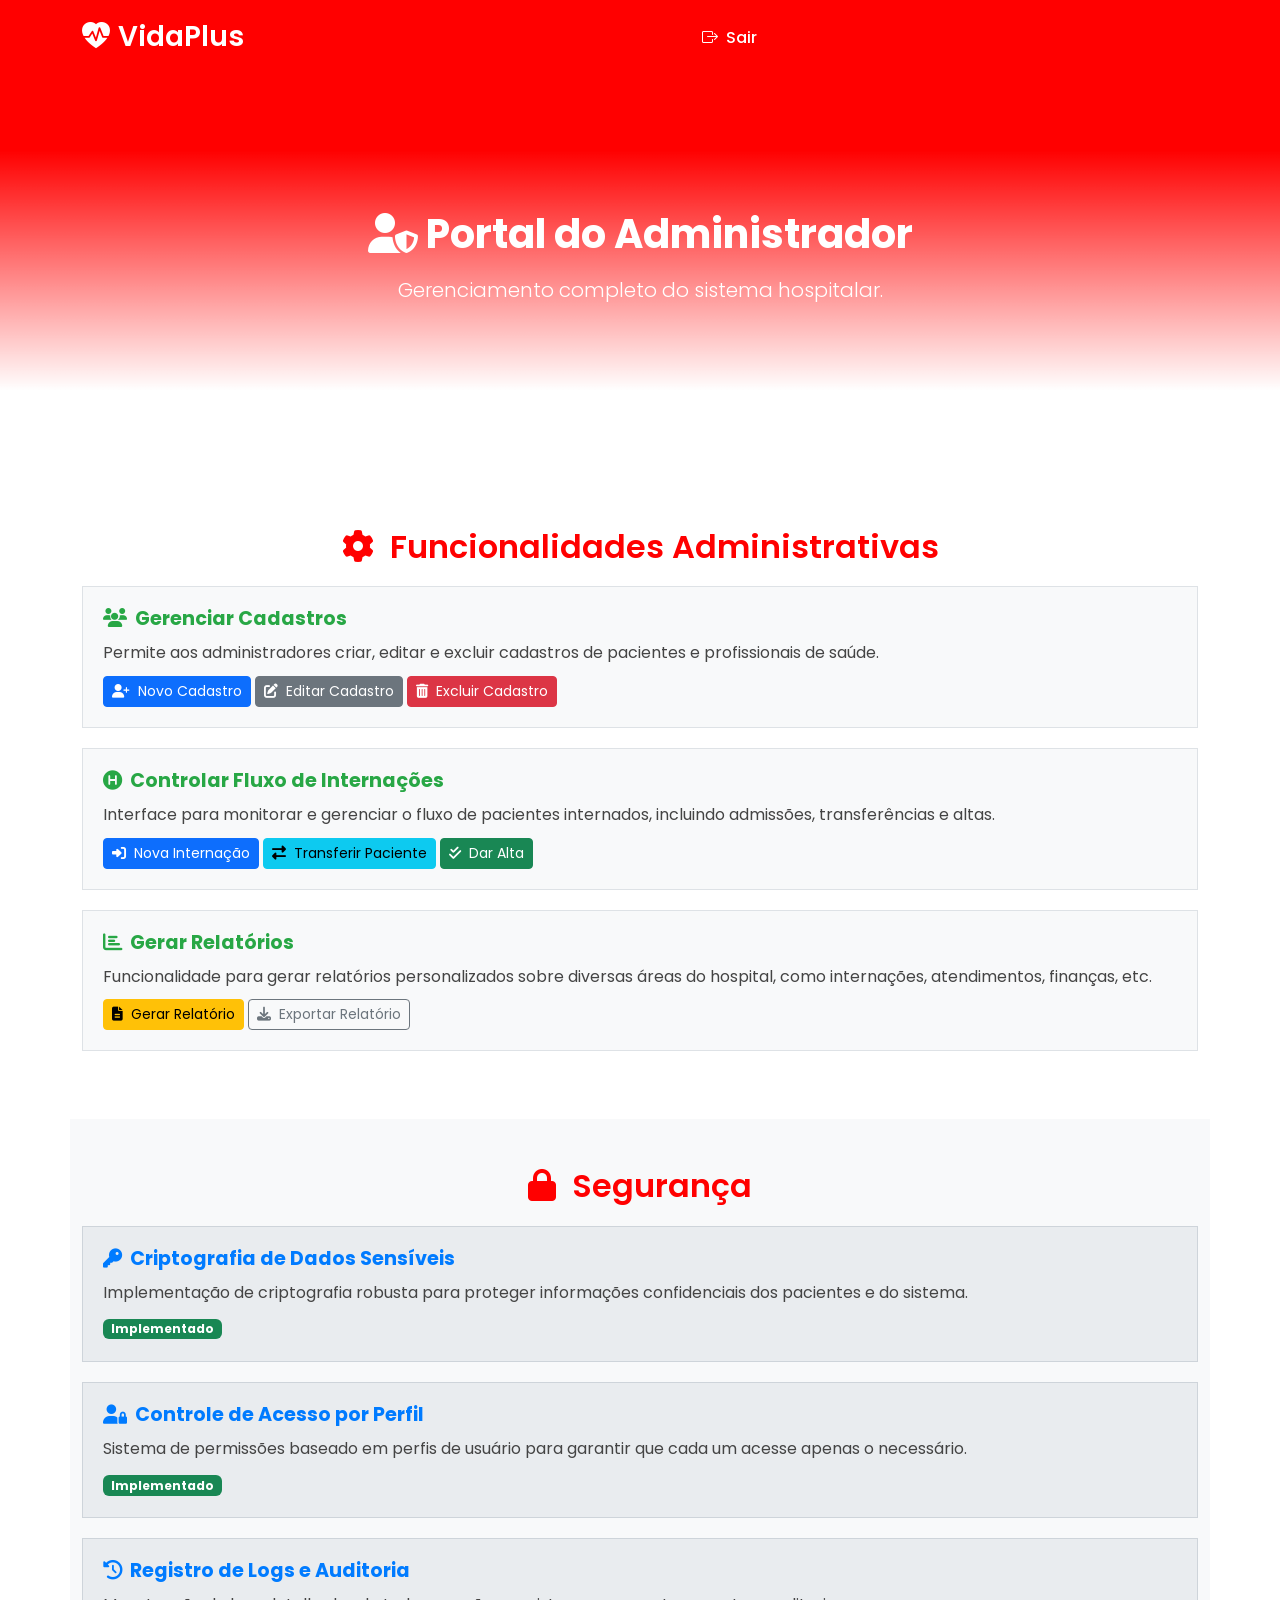
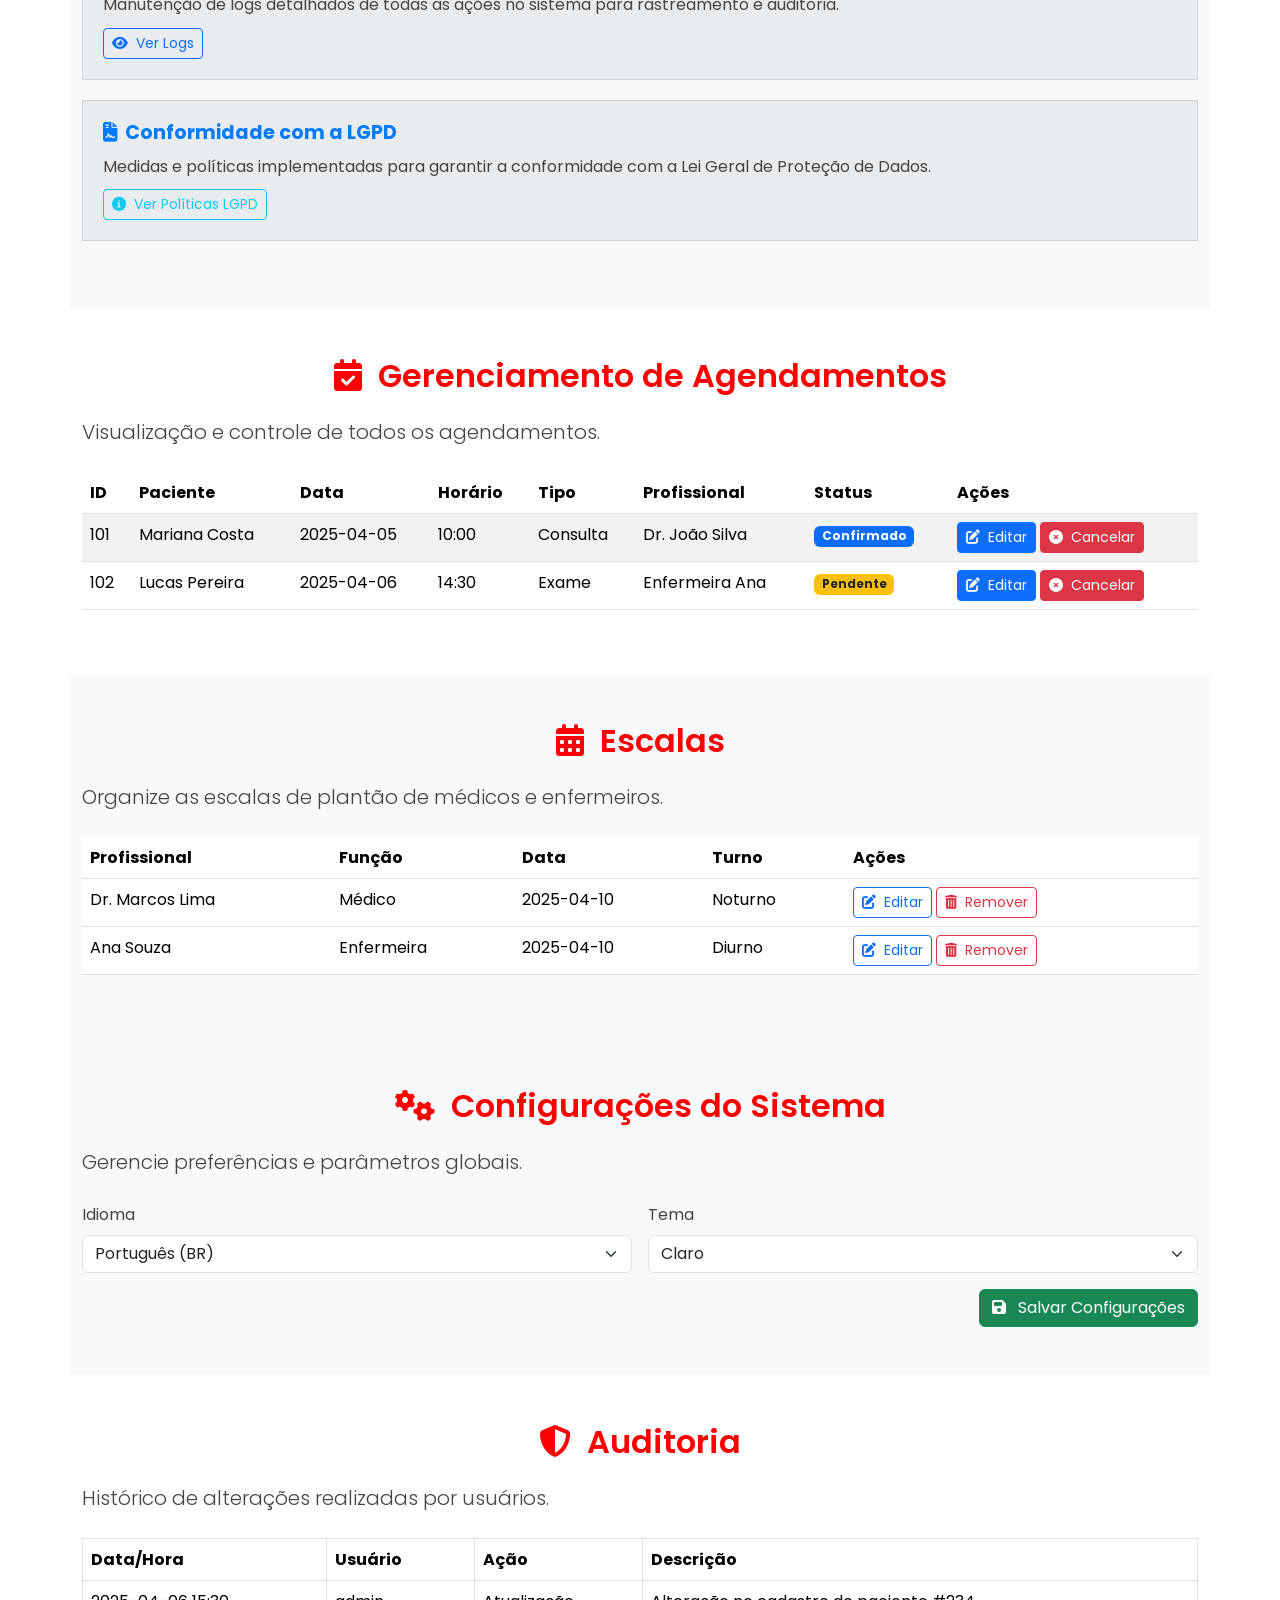
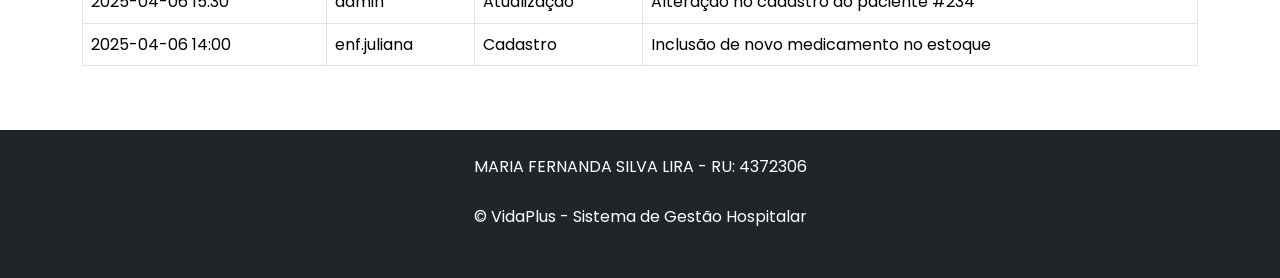
<file: admin.html>
<!DOCTYPE html>
<html lang="pt-br">
<head>
    <meta charset="UTF-8" />
    <meta name="viewport" content="width=device-width, initial-scale=1.0" />
    <title>Vida Plus - Sistema de Gestão Hospitalar</title>

    <link href="assets/img/logo.png" rel="icon" />
    <link href="assets/img/logo.png" rel="apple-touch-icon" />

    <link href="https://fonts.googleapis.com" rel="preconnect" />
    <link href="https://fonts.gstatic.com" rel="preconnect" crossorigin />
    <link href="https://fonts.googleapis.com/css2?family=Roboto:wght@400;700&family=Poppins:wght@300;500;700&display=swap" rel="stylesheet" />
    <link href="assets/vendor/bootstrap/css/bootstrap.min.css" rel="stylesheet" />
    <link href="assets/vendor/bootstrap-icons/bootstrap-icons.css" rel="stylesheet" />
    <link href="assets/vendor/aos/aos.css" rel="stylesheet" />
    <link href="assets/vendor/fontawesome-free/css/all.min.css" rel="stylesheet" />
    <link href="assets/vendor/glightbox/css/glightbox.min.css" rel="stylesheet" />
    <link href="assets/vendor/swiper/swiper-bundle.min.css" rel="stylesheet" />

    <link href="assets/css/style.css" rel="stylesheet"/>
    <style>
        body {
            font-family: 'Poppins', sans-serif;
            background-color: #fff;
            color: #333;
        }
        header {
            background-color: #ff0000;
            box-shadow: 0 2px 4px rgba(0, 0, 0, 0.1);
        }
        .navbar {
            background: #ff0000;
        }
        .navbar-brand {
            font-weight: 600;
            font-size: 1.75rem;
            color: #fff !important;
        }
        .nav-link {
            color: rgba(255, 255, 255, 0.8) !important;
            transition: color 0.3s ease;
            padding: 0.7rem 1.2rem;
        }
        .nav-link {
            color: #fff !important;
        }
        .navbar-toggler {
            border: none;
        }
        .navbar-toggler-icon {
            background-image: url("data:image/svg+xml,%3csvg viewBox='0 0 30 30' xmlns='http://www.w3.org/2000/svg'%3e%3cpath stroke='rgba(255, 255, 255, 0.75)' stroke-linecap='round' stroke-miterlimit='10' stroke-width='2' d='M4 7h22M4 15h22M4 23h22'/%3e%3c/svg%3e");
        }
        /* Hero Section */
        .hero-admin {
            background-image: url('assets/img/fundo5.png');
            background-size: cover;
            background-position: center;
            color: white;
            padding: 150px 0; /* Ajustei o padding para menos espaço */
            text-align: center;
            position: relative;
        }
        main {
            padding-top: 60px; /* Adjust based on header height */
        }
        section {
            padding: 30px 0;
        }
        section h2 {
            color: #ff0000;
            font-weight: 600;
            margin-bottom: 20px;
            text-align: center;
        }
        .admin-feature {
            background-color: #f8f9fa;
            border: 1px solid #dee2e6;
            padding: 20px;
            margin-bottom: 20px;
        }

        .admin-feature h3 {
            color: #28a745;
            font-size: 1.2rem;
            margin-bottom: 10px;
        }

        .admin-feature p {
            margin-bottom: 10px;
        }

        .security-feature {
            background-color: #e9ecef;
            border: 1px solid #ced4da;
            padding: 20px;
            margin-bottom: 20px;
        }

        .security-feature h3 {
            color: #007bff;
            font-size: 1.2rem;
            margin-bottom: 10px;
        }

        .security-feature p {
            margin-bottom: 10px;
        }
    </style>
</head>
<body>

    <nav class="navbar navbar-expand-lg fixed-top">
        <div class="container">
            <a class="navbar-brand" href="index.html"><i class="bi bi-heart-pulse-fill me-2"></i>VidaPlus</a>
            <button class="navbar-toggler" type="button" data-bs-toggle="collapse" data-bs-target="#navbarNav" aria-controls="navbarNav" aria-expanded="false" aria-label="Toggle navigation">
                <span class="navbar-toggler-icon"></span>
            </button>
            <div class="collapse navbar-collapse justify-content-end" id="navbarNav">
                <ul class="navbar-nav">
                    <li class="nav-item">
                        <a class="nav-link" href="login.html"><i class="bi bi-box-arrow-right me-1"></i> Sair</a>
                    </li>
                </ul>
            </div>
        </div>
    </nav>

    <main class="main">
        <section id="inicio" class="hero-admin">
            <div class="container">
                <h1><i class="fas fa-user-shield me-2"></i>Portal do Administrador</h1>
                <p class="lead">Gerenciamento completo do sistema hospitalar.</p>
            </div>
        </section>

        <section class="container py-5" data-aos="fade-up">
            <h2><i class="fas fa-cog me-2"></i> Funcionalidades Administrativas</h2>

            <div class="admin-feature">
                <h3><i class="fas fa-users me-1"></i> Gerenciar Cadastros</h3>
                <p>Permite aos administradores criar, editar e excluir cadastros de pacientes e profissionais de saúde.</p>
                <a href="#" class="btn btn-primary btn-sm"><i class="fas fa-user-plus me-1"></i> Novo Cadastro</a>
                <a href="#" class="btn btn-secondary btn-sm"><i class="fas fa-edit me-1"></i> Editar Cadastro</a>
                <a href="#" class="btn btn-danger btn-sm"><i class="fas fa-trash-alt me-1"></i> Excluir Cadastro</a>
            </div>

            <div class="admin-feature">
                <h3><i class="fas fa-hospital-symbol me-1"></i> Controlar Fluxo de Internações</h3>
                <p>Interface para monitorar e gerenciar o fluxo de pacientes internados, incluindo admissões, transferências e altas.</p>
                <a href="#" class="btn btn-primary btn-sm"><i class="fas fa-sign-in-alt me-1"></i> Nova Internação</a>
                <a href="#" class="btn btn-info btn-sm"><i class="fas fa-exchange-alt me-1"></i> Transferir Paciente</a>
                <a href="#" class="btn btn-success btn-sm"><i class="fas fa-check-double me-1"></i> Dar Alta</a>
            </div>

            <div class="admin-feature">
                <h3><i class="fas fa-chart-bar me-1"></i> Gerar Relatórios</h3>
                <p>Funcionalidade para gerar relatórios personalizados sobre diversas áreas do hospital, como internações, atendimentos, finanças, etc.</p>
                <a href="#" class="btn btn-warning btn-sm"><i class="fas fa-file-alt me-1"></i> Gerar Relatório</a>
                <a href="#" class="btn btn-outline-secondary btn-sm"><i class="fas fa-download me-1"></i> Exportar Relatório</a>
            </div>
        </section>

        <section class="container py-5 bg-light" data-aos="fade-up">
            <h2><i class="fas fa-lock me-2"></i> Segurança</h2>

            <div class="security-feature">
                <h3><i class="fas fa-key me-1"></i> Criptografia de Dados Sensíveis</h3>
                <p>Implementação de criptografia robusta para proteger informações confidenciais dos pacientes e do sistema.</p>
                <span class="badge bg-success">Implementado</span> </div>

            <div class="security-feature">
                <h3><i class="fas fa-user-lock me-1"></i> Controle de Acesso por Perfil</h3>
                <p>Sistema de permissões baseado em perfis de usuário para garantir que cada um acesse apenas o necessário.</p>
                <span class="badge bg-success">Implementado</span>
            </div>

            <div class="security-feature">
                <h3><i class="fas fa-history me-1"></i> Registro de Logs e Auditoria</h3>
                <p>Manutenção de logs detalhados de todas as ações no sistema para rastreamento e auditoria.</p>
                <a href="#" class="btn btn-outline-primary btn-sm"><i class="fas fa-eye me-1"></i> Ver Logs</a>
            </div>

            <div class="security-feature">
                 <h3><i class="fas fa-file-contract me-1"></i> Conformidade com a LGPD</h3>
                 <p>Medidas e políticas implementadas para garantir a conformidade com a Lei Geral de Proteção de Dados.</p>
                 <a href="#" class="btn btn-outline-info btn-sm"><i class="fas fa-info-circle me-1"></i> Ver Políticas LGPD</a>
            </div>
        </section>

        <section class="container py-5" data-aos="fade-up">
            <h2><i class="fas fa-calendar-check me-2"></i> Gerenciamento de Agendamentos</h2>
            <p class="lead">Visualização e controle de todos os agendamentos.</p>
            <div class="table-responsive">
                <table class="table table-striped table-hover">
                    <thead>
                        <tr>
                            <th>ID</th>
                            <th>Paciente</th>
                            <th>Data</th>
                            <th>Horário</th>
                            <th>Tipo</th>
                            <th>Profissional</th>
                            <th>Status</th>
                            <th>Ações</th>
                        </tr>
                    </thead>
                    <tbody>
                        <tr data-aos="fade-right">
                            <td>101</td>
                            <td>Mariana Costa</td>
                            <td>2025-04-05</td>
                            <td>10:00</td>
                            <td>Consulta</td>
                            <td>Dr. João Silva</td>
                            <td><span class="badge bg-primary">Confirmado</span></td>
                            <td>
                                <a href="#" class="btn btn-sm btn-primary"><i class="fas fa-edit me-1"></i> Editar</a>
                                <a href="#" class="btn btn-sm btn-danger"><i class="fas fa-times-circle me-1"></i> Cancelar</a>
                            </td>
                        </tr>
                        <tr data-aos="fade-right" data-aos-delay="100">
                            <td>102</td>
                            <td>Lucas Pereira</td>
                            <td>2025-04-06</td>
                            <td>14:30</td>
                            <td>Exame</td>
                            <td>Enfermeira Ana</td>
                            <td><span class="badge bg-warning text-dark">Pendente</span></td>
                            <td>
                                <a href="#" class="btn btn-sm btn-primary"><i class="fas fa-edit me-1"></i> Editar</a>
                                <a href="#" class="btn btn-sm btn-danger"><i class="fas fa-times-circle me-1"></i> Cancelar</a>
                            </td>
                        </tr>
                    </tbody>
                </table>
            </div>
        </section>

        <section class="container py-5 bg-light" data-aos="fade-up">
            <h2><i class="fas fa-calendar-alt me-2"></i> Escalas</h2>
            <p class="lead">Organize as escalas de plantão de médicos e enfermeiros.</p>
            <div class="table-responsive">
                <table class="table table-hover">
                    <thead>
                        <tr>
                            <th>Profissional</th>
                            <th>Função</th>
                            <th>Data</th>
                            <th>Turno</th>
                            <th>Ações</th>
                        </tr>
                    </thead>
                    <tbody>
                        <tr data-aos="fade-left">
                            <td>Dr. Marcos Lima</td>
                            <td>Médico</td>
                            <td>2025-04-10</td>
                            <td>Noturno</td>
                            <td>
                                <a href="#" class="btn btn-sm btn-outline-primary"><i class="fas fa-edit me-1"></i> Editar</a>
                                <a href="#" class="btn btn-sm btn-outline-danger"><i class="fas fa-trash-alt me-1"></i> Remover</a>
                            </td>
                        </tr>
                        <tr data-aos="fade-left" data-aos-delay="100">
                            <td>Ana Souza</td>
                            <td>Enfermeira</td>
                            <td>2025-04-10</td>
                            <td>Diurno</td>
                            <td>
                                <a href="#" class="btn btn-sm btn-outline-primary"><i class="fas fa-edit me-1"></i> Editar</a>
                                <a href="#" class="btn btn-sm btn-outline-danger"><i class="fas fa-trash-alt me-1"></i> Remover</a>
                            </td>
                        </tr>
                    </tbody>
                </table>
            </div>
        </section>

        <section class="container py-5 bg-light" data-aos="fade-up">
            <h2><i class="fas fa-cogs me-2"></i> Configurações do Sistema</h2>
            <p class="lead">Gerencie preferências e parâmetros globais.</p>
            <form class="row g-3">
                <div class="col-md-6">
                    <label for="idioma" class="form-label">Idioma</label>
                    <select id="idioma" class="form-select">
                        <option selected>Português (BR)</option>
                        <option>Inglês (EN)</option>
                    </select>
                </div>
                <div class="col-md-6">
                    <label for="tema" class="form-label">Tema</label>
                    <select id="tema" class="form-select">
                        <option selected>Claro</option>
                        <option>Escuro</option>
                    </select>
                </div>
                <div class="col-12 d-flex justify-content-end">
                    <button type="submit" class="btn btn-success"><i class="fas fa-save me-2"></i> Salvar Configurações</button>
                </div>
            </form>
        </section>

        <section class="container py-5" data-aos="fade-up">
            <h2><i class="fas fa-shield-alt me-2"></i> Auditoria</h2>
            <p class="lead">Histórico de alterações realizadas por usuários.</p>
            <div class="table-responsive">
                <table class="table table-bordered table-hover">
                    <thead>
                        <tr>
                            <th>Data/Hora</th>
                            <th>Usuário</th>
                            <th>Ação</th>
                            <th>Descrição</th>
                        </tr>
                    </thead>
                    <tbody>
                        <tr data-aos="zoom-in">
                            <td>2025-04-06 15:30</td>
                            <td>admin</td>
                            <td>Atualização</td>
                            <td>Alteração no cadastro do paciente #234</td>
                        </tr>
                        <tr data-aos="zoom-in" data-aos-delay="100">
                            <td>2025-04-06 14:00</td>
                            <td>enf.juliana</td>
                            <td>Cadastro</td>
                            <td>Inclusão de novo medicamento no estoque</td>
                        </tr>
                    </tbody>
                </table>
            </div>
        </section>
    </main>

    <footer class="bg-dark text-white text-center py-4">
        <div class="container">
            <p>MARIA FERNANDA SILVA LIRA - RU: 4372306</p>
            <p>© VidaPlus - Sistema de Gestão Hospitalar</p>
        </div>
    </footer>

    <script src="https://cdn.jsdelivr.net/npm/bootstrap@5.3.0/dist/js/bootstrap.bundle.min.js"></script>
    <script src="https://cdn.jsdelivr.net/npm/aos@2.3.4/dist/aos.js"></script>
    <script>
        AOS.init({
            duration: 600,
            once: true
        });
    </script>
</body>
</html>
</file>
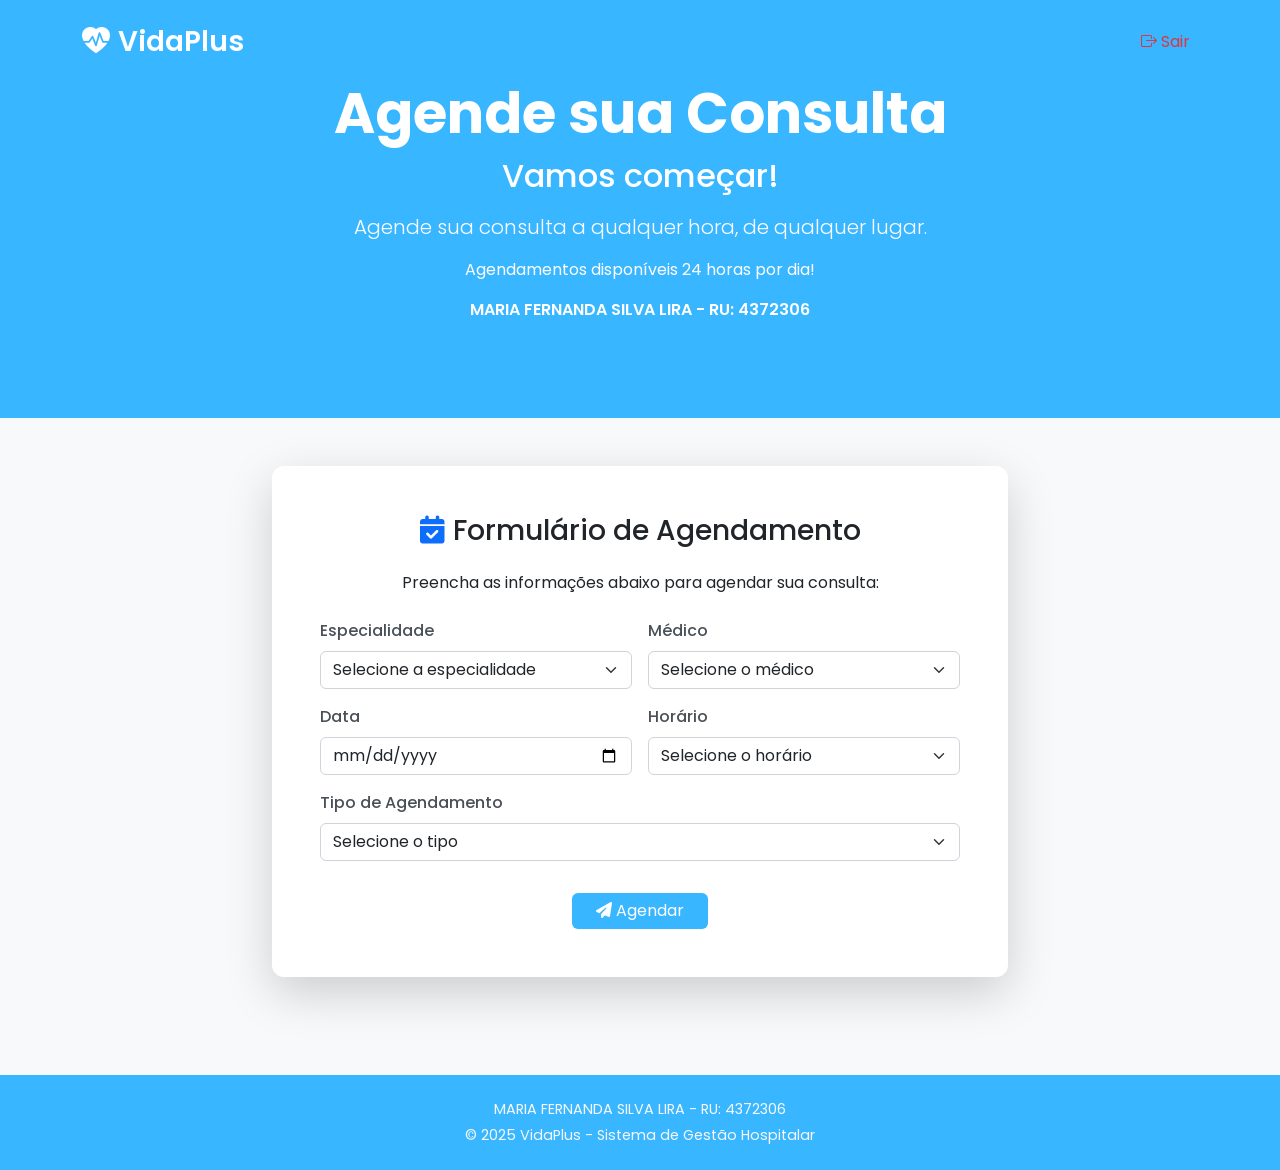
<file: agendar.html>
<!-- MARIA FERNANDA SILVA LIRA - RU: 4372306 - VidaPlus - Sistema de Gestão Hospitalar-->
<!DOCTYPE html>
<html lang="pt-br">
<head>
    <meta charset="UTF-8" />
    <meta name="viewport" content="width=device-width, initial-scale=1.0"/>
    <title>Agendamento - VidaPlus</title>

    <link rel="icon" href="assets/img/logo.png">
    <link rel="preconnect" href="https://fonts.googleapis.com">
    <link rel="preconnect" href="https://fonts.gstatic.com" crossorigin>
    <link href="https://fonts.googleapis.com/css2?family=Poppins:wght@300;400;500;600;700&display=swap" rel="stylesheet">
    <link href="https://cdn.jsdelivr.net/npm/bootstrap@5.3.3/dist/css/bootstrap.min.css" rel="stylesheet">
    <link href="https://cdnjs.cloudflare.com/ajax/libs/font-awesome/6.5.0/css/all.min.css" rel="stylesheet">
    <link href="https://unpkg.com/aos@2.3.4/dist/aos.css" rel="stylesheet">
    <link rel="preconnect" href="https://fonts.googleapis.com">
    <link rel="preconnect" href="https://fonts.gstatic.com" crossorigin>
    <link href="assets/vendor/bootstrap/css/bootstrap.min.css" rel="stylesheet" />
    <link href="assets/vendor/bootstrap-icons/bootstrap-icons.css" rel="stylesheet">
    <link href="assets/vendor/fontawesome-free/css/all.min.css" rel="stylesheet">
    <link href="assets/vendor/glightbox/css/glightbox.min.css" rel="stylesheet">
    <link href="assets/vendor/swiper/swiper-bundle.min.css" rel="stylesheet">


    <style>
        body {
            font-family: 'Poppins', sans-serif;
            background-color: #f8f9fa;
            color: #333;
        }

        /* Navbar */
        .navbar {
            background: #38b6ff;
            padding: 1rem 0;
        }
        .navbar-brand {
            font-weight: 600;
            font-size: 1.75rem;
            color: #fff !important;
        }
        .navbar-toggler {
            border: none;
        }
        .navbar-toggler-icon {
            background-image: url("data:image/svg+xml,%3csvg viewBox='0 0 30 30' xmlns='http://www.w3.org/2000/svg'%3e%3cpath stroke='rgba(255, 255, 255, 0.75)' stroke-linecap='round' stroke-miterlimit='10' stroke-width='2' d='M4 7h22M4 15h22M4 23h22'/%3e%3c/svg%3e");
        }
        .navbar-nav .nav-link {
            color: #fff;
            padding: 0.7rem 1.2rem;
            transition: color 0.3s ease;
        }
        .navbar-nav .nav-link:hover,
        .navbar-nav .nav-link.active {
            color: #fff;
        }
        .navbar-nav .nav-item:last-child .nav-link {
            color: #dc3545;
        }
        .navbar-nav .nav-item:last-child .nav-link:hover {
            color: #c82333;
        }

        .hero-portal {
            background: #38b6ff;
            color: #fff;
            padding: 80px 0;
            text-align: center;
        }

        .hero-portal::before {
            content: "";
            position: absolute;
            top: 0;
            left: 0;
            width: 100%;
            height: 100%;
            z-index: 1;
        }

        .hero-portal .container {
            position: relative;
            z-index: 2;
        }

        .hero-portal h1 {
            font-size: 3.5rem;
            font-weight: 700;
            margin-bottom: 10px;
        }

        .hero-portal h3 {
            font-size: 2rem;
            font-weight: 500;
            margin-bottom: 20px;
        }

        .card {
            border: none;
            border-radius: 0.75rem;
            box-shadow: 0 4px 10px rgba(0, 0, 0, 0.08);
            transition: transform 0.3s ease, box-shadow 0.3s ease;
        }

        .card:hover {
            transform: translateY(-5px);
            box-shadow: 0 8px 20px rgba(0, 0, 0, 0.12);
        }

        .btn-primary {
            background-color: #38b6ff;
            border: none;
            transition: background-color 0.3s ease;
        }

        .btn-primary:hover {
            background-color: #06008a;
        }

        label {
            font-weight: 500;
            color: #495057;
        }

        .form-select,
        .form-control {
            border: 1px solid #ced4da;
            border-radius: 0.375rem;
        }

        .form-select:focus,
        .form-control:focus {
            border-color: #38b6ff;
            box-shadow: 0 0 0 0.25rem rgba(9, 0, 174, 0.25);
        }

        footer {
            background-color: #38b6ff;
            color: white;
            text-align: center;
            padding: 20px 0;
            margin-top: 50px;
        }

        footer p {
            margin-bottom: 0;
            font-size: 0.9rem;
        }
    </style>
</head>
<!-- MARIA FERNANDA SILVA LIRA - RU: 4372306 - VidaPlus - Sistema de Gestão Hospitalar-->
<body>

    <nav class="navbar navbar-expand-lg navbar-dark fixed-top">
        <div class="container">
            <a class="navbar-brand" href="index.html"><i class="bi bi-heart-pulse-fill me-2"></i>VidaPlus</a>
            <button class="navbar-toggler" type="button" data-bs-toggle="collapse" data-bs-target="#navbarNav" aria-controls="navbarNav" aria-expanded="false" aria-label="Toggle navigation">
                <span class="navbar-toggler-icon"></span>
            </button>
            <div class="collapse navbar-collapse justify-content-end" id="navbarNav">
                <ul class="navbar-nav">
                    <li class="nav-item"><a class="nav-link" href="login.html"><i class="bi-box-arrow-right"></i> Sair</a></li>
                </ul>
            </div>
        </div>
    </nav>

    <section class="hero-portal" data-aos="fade-down">
        <div class="container">
            <h1 class="display-5 fw-bold">Agende sua Consulta</h1>
            <h3 class="mb-3">Vamos começar!</h3>
            <p class="lead">Agende sua consulta a qualquer hora, de qualquer lugar.</p>
            <p>Agendamentos disponíveis 24 horas por dia!</p>
            <p class="fw-semibold">MARIA FERNANDA SILVA LIRA - RU: 4372306</p>
        </div>
    </section>

    <section class="container py-5">
        <div class="row justify-content-center">
            <div class="col-lg-8" data-aos="fade-up" data-aos-delay="100">
                <div class="card shadow-lg">
                    <div class="card-body p-4 p-md-5">
                        <h3 class="card-title mb-4 text-center"><i class="fa-solid fa-calendar-check me-2 text-primary"></i>Formulário de Agendamento</h3>
                        <p class="mb-4 text-center">Preencha as informações abaixo para agendar sua consulta:</p>

                        <form class="row g-3">
                            <div class="col-md-6">
                                <label for="specialty" class="form-label">Especialidade</label>
                                <select class="form-select" id="specialty" required>
                                    <option selected disabled>Selecione a especialidade</option>
                                    <option>Cardiologia</option>
                                    <option>Pediatria</option>
                                    <option>Ginecologia e Obstetrícia</option>
                                    <option>Clínica Médica</option>
                                    <option>Dermatologia</option>
                                    <option>Ortopedia e Traumatologia</option>
                                    <option>Neurologia</option>
                                    <option>Oftalmologia</option>
                                    <option>Urologia</option>
                                    <option>Otorrinolaringologia</option>
                                    <option>Psiquiatria</option>
                                </select>
                            </div>

                            <div class="col-md-6">
                                <label for="doctor" class="form-label">Médico</label>
                                <select class="form-select" id="doctor" required>
                                    <option selected disabled>Selecione o médico</option>
                                    <option>Dr. João Miguel Abreu (Cardiologista)</option>
                                    <option>Dra. Maria Helena Andrade (Pediatra)</option>
                                    <option>Dr. José Claudio Zanrini (Clínico Geral)</option>
                                    <option>Dra. Ana Maria Souza (Ginecologista)</option>
                                    <option>Dr. Ricardo Almeida (Ortopedista)</option>
                                    <option>Dra. Patrícia Bittencourt (Neurologista)</option>
                                </select>
                            </div>

                            <div class="col-md-6">
                                <label for="date" class="form-label">Data</label>
                                <input type="date" class="form-control" id="date" required>
                            </div>

                            <div class="col-md-6">
                                <label for="time" class="form-label">Horário</label>
                                <select class="form-select" id="time" required>
                                    <option selected disabled>Selecione o horário</option>
                                    <option>08:00</option>
                                    <option>08:30</option>
                                    <option>09:00</option>
                                    <option>09:30</option>
                                    <option>10:00</option>
                                    <option>10:30</option>
                                    <option>11:00</option>
                                    <option>11:30</option>
                                    <option>14:00</option>
                                    <option>14:30</option>
                                    <option>15:00</option>
                                    <option>15:30</option>
                                    <option>16:00</option>
                                    <option>16:30</option>
                                </select>
                            </div>

                            <div class="col-md-12">
                                <label for="appointmentType" class="form-label">Tipo de Agendamento</label>
                                <select class="form-select" id="appointmentType" required>
                                    <option selected disabled>Selecione o tipo</option>
                                    <option>Consulta</option>
                                    <option>Exame</option>
                                </select>
                            </div>

                            <div class="col-12 text-center">
                                <button type="submit" class="btn btn-primary mt-3 px-4"><i class="fa-solid fa-paper-plane me-1"></i>Agendar</button>
                            </div>
                        </form>
                    </div>
                </div>
            </div>
        </div>
    </section>

    <footer class="text-light text-center py-4">
        <p class="mb-1">MARIA FERNANDA SILVA LIRA - RU: 4372306</p>
        <p class="mb-0">© 2025 VidaPlus - Sistema de Gestão Hospitalar</p>
    </footer>

    <script src="https://cdn.jsdelivr.net/npm/bootstrap@5.3.3/dist/js/bootstrap.bundle.min.js"></script>
    <script src="https://unpkg.com/aos@2.3.4/dist/aos.js"></script>
    <script>
        AOS.init({
            duration: 600,
            once: true
        });
    </script>
</body>
</html>
<!-- MARIA FERNANDA SILVA LIRA - RU: 4372306 - VidaPlus - Sistema de Gestão Hospitalar-->
</file>
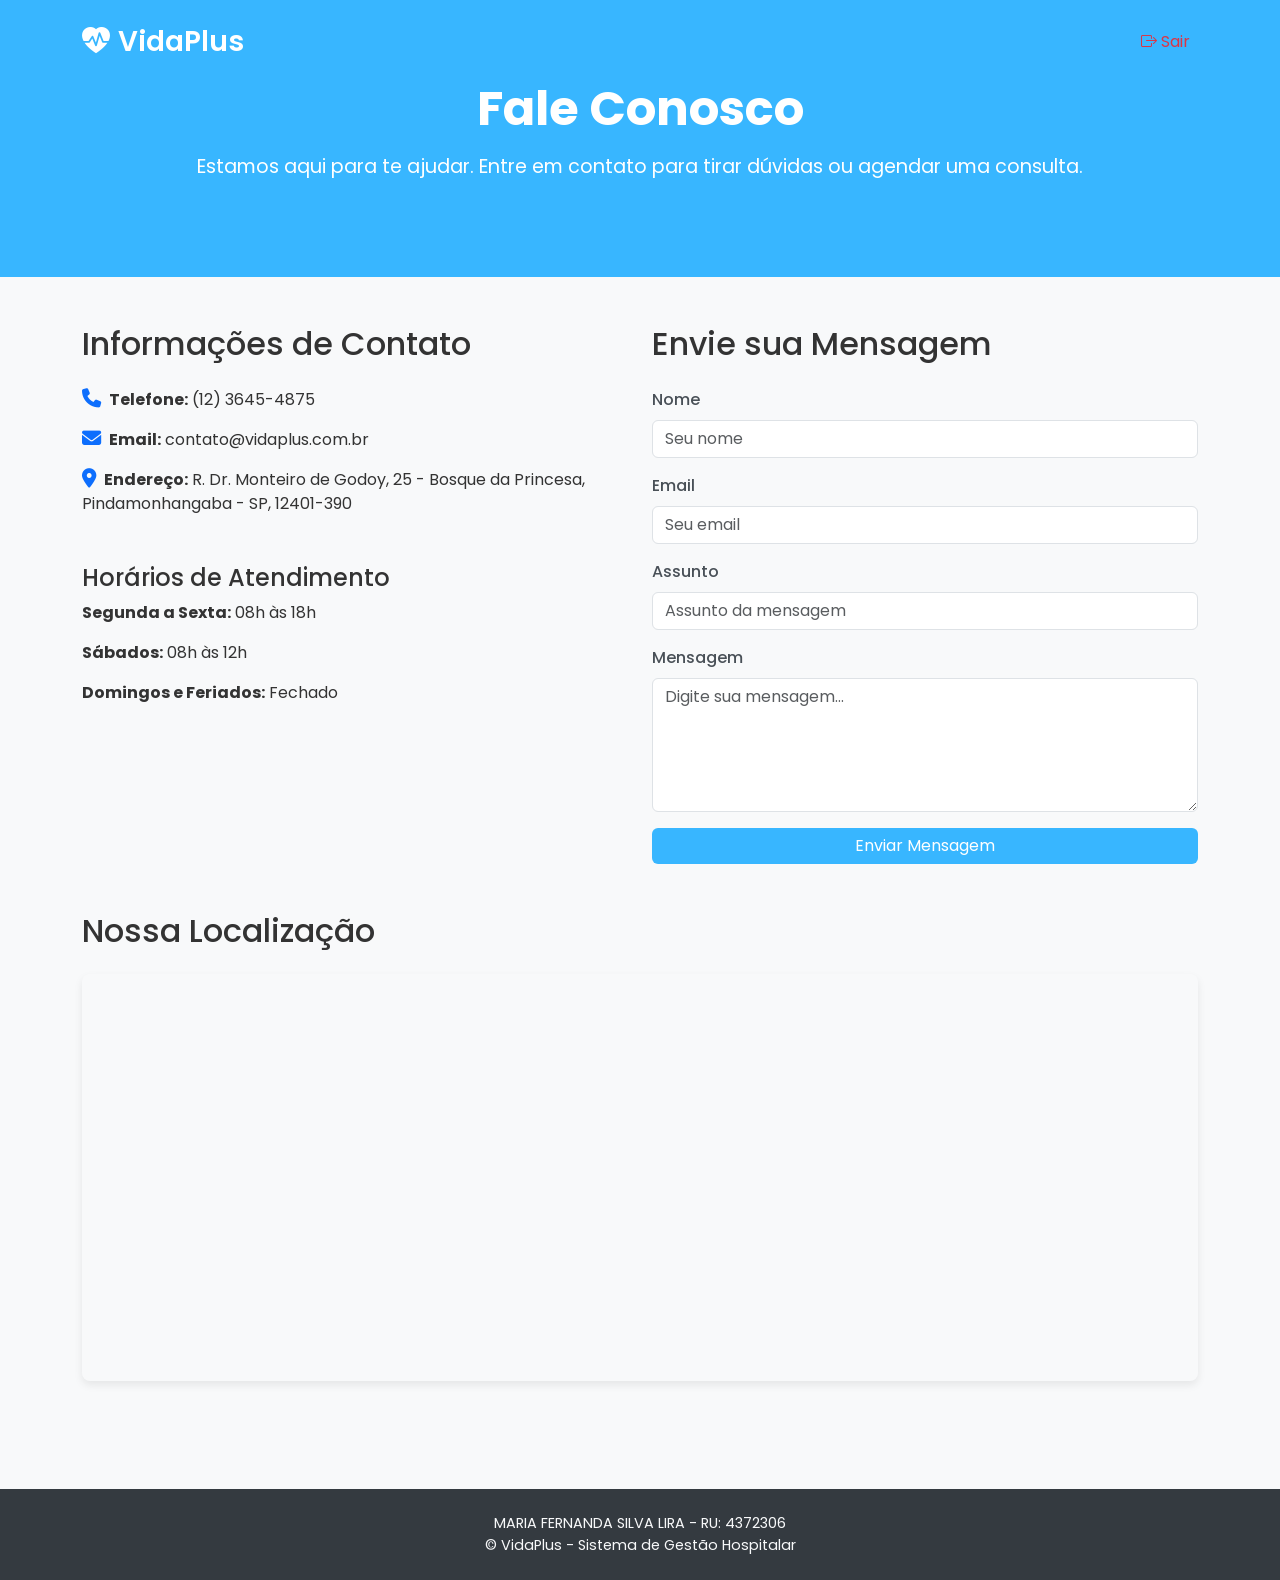
<file: contact.html>
<!-- MARIA FERNANDA SILVA LIRA - RU: 4372306 - VidaPlus - Sistema de Gestão Hospitalar-->
<!DOCTYPE html>
<html lang="pt-br">
<head>
    <meta charset="UTF-8" />
    <meta name="viewport" content="width=device-width, initial-scale=1.0" />
    <title>Vida Plus - Sistema de Gestão Hospitalar</title>

    <link href="assets/img/logo.png" rel="icon">
    <link href="assets/img/logo.png" rel="apple-touch-icon">

    <link rel="preconnect" href="https://fonts.googleapis.com">
    <link rel="preconnect" href="https://fonts.gstatic.com" crossorigin>
    <link href="https://fonts.googleapis.com/css2?family=Roboto:wght@400;700&family=Poppins:wght@300;500;700&display=swap" rel="stylesheet">
    <link href="assets/vendor/bootstrap/css/bootstrap.min.css" rel="stylesheet">
    <link href="assets/vendor/bootstrap-icons/bootstrap-icons.css" rel="stylesheet">
    <link href="assets/vendor/aos/aos.css" rel="stylesheet">
    <link href="assets/vendor/fontawesome-free/css/all.min.css" rel="stylesheet">
    <link href="assets/vendor/glightbox/css/glightbox.min.css" rel="stylesheet">
    <link href="assets/vendor/swiper/swiper-bundle.min.css" rel="stylesheet">

    <style>
        body {
            font-family: 'Poppins', sans-serif;
            background-color: #f8f9fa;
            color: #333;
        }

        /* Navbar */
        .navbar {
            background: #38b6ff;
            padding: 1rem 0;
        }
        .navbar-brand {
            font-weight: 600;
            font-size: 1.75rem;
            color: #fff !important;
        }
        .navbar-toggler {
            border: none;
        }
        .navbar-toggler-icon {
            background-image: url("data:image/svg+xml,%3csvg viewBox='0 0 30 30' xmlns='http://www.w3.org/2000/svg'%3e%3cpath stroke='rgba(255, 255, 255, 0.75)' stroke-linecap='round' stroke-miterlimit='10' stroke-width='2' d='M4 7h22M4 15h22M4 23h22'/%3e%3c/svg%3e");
        }
        .navbar-nav .nav-link {
            color: #fff;
            padding: 0.7rem 1.2rem;
            transition: color 0.3s ease;
        }
        .navbar-nav .nav-link:hover,
        .navbar-nav .nav-link.active {
            color: #fff;
        }
        .navbar-nav .nav-item:last-child .nav-link {
            color: #dc3545;
        }
        .navbar-nav .nav-item:last-child .nav-link:hover {
            color: #c82333;
        }

        .hero-page {
            background: #38b6ff;
            color: #fff;
            padding: 80px 0;
            text-align: center;
        }

        .hero-page h1 {
            font-size: 3rem;
            font-weight: 700;
            margin-bottom: 15px;
        }

        .hero-page .lead {
            font-size: 1.2rem;
            font-weight: 400;
        }

        .map-container {
            border-radius: 0.5rem;
            overflow: hidden;
            box-shadow: 0 4px 8px rgba(0, 0, 0, 0.08);
        }

        .map-container iframe {
            width: 100%;
            height: 400px; /* Reduced height for better flow */
            border: 0;
        }

        .page-contact label {
            font-weight: 500;
            color: #495057;
        }

        .btn-primary {
            background-color: #38b6ff;
            border: none;
            transition: background-color 0.3s ease;
        }

        .btn-primary:hover {
            background-color: #38b6ff;
        }

        .contact-info i {
            font-size: 1.2rem;
        }

        footer {
            background-color: #343a40;
            color: #fff;
            padding: 30px 0;
            text-align: center;
            margin-top: 60px;
        }

        footer p {
            margin-bottom: 0;
            font-size: 0.9rem;
        }
    </style>
</head>
<!-- MARIA FERNANDA SILVA LIRA - RU: 4372306 - VidaPlus - Sistema de Gestão Hospitalar-->
<body>
    <nav class="navbar navbar-expand-lg navbar-dark fixed-top">
        <div class="container">
            <a class="navbar-brand" href="index.html"><i class="bi bi-heart-pulse-fill me-2"></i>VidaPlus</a>
            <button class="navbar-toggler" type="button" data-bs-toggle="collapse" data-bs-target="#navbarNav" aria-controls="navbarNav" aria-expanded="false" aria-label="Toggle navigation">
                <span class="navbar-toggler-icon"></span>
            </button>
            <div class="collapse navbar-collapse justify-content-end" id="navbarNav">
                <ul class="navbar-nav">
                    <li class="nav-item"><a class="nav-link" href="login.html"><i class="bi-box-arrow-right"></i> Sair</a></li>
                </ul>
            </div>
        </div>
    </nav>

    <section class="hero-page" data-aos="fade-up">
        <div class="container">
            <h1 class="display-5 fw-bold">Fale Conosco</h1>
            <p class="lead">Estamos aqui para te ajudar. Entre em contato para tirar dúvidas ou agendar uma consulta.</p>
        </div>
    </section>

    <section class="container py-5 page-contact">
        <div class="row g-4">
            <div class="col-md-6" data-aos="fade-right" data-aos-delay="100">
                <h2 class="mb-4">Informações de Contato</h2>
                <ul class="list-unstyled contact-info">
                    <li class="mb-3"><i class="fas fa-phone me-2 text-primary"></i><strong>Telefone:</strong> (12) 3645-4875</li>
                    <li class="mb-3"><i class="fas fa-envelope me-2 text-primary"></i><strong>Email:</strong> contato@vidaplus.com.br</li>
                    <li class="mb-3"><i class="fas fa-map-marker-alt me-2 text-primary"></i><strong>Endereço:</strong> R. Dr. Monteiro de Godoy, 25 - Bosque da Princesa, Pindamonhangaba - SP, 12401-390</li>
                </ul>

                <h4 class="mt-5">Horários de Atendimento</h4>
                <p><strong>Segunda a Sexta:</strong> 08h às 18h</p>
                <p><strong>Sábados:</strong> 08h às 12h</p>
                <p><strong>Domingos e Feriados:</strong> Fechado</p>
            </div>

            <div class="col-md-6" data-aos="fade-left" data-aos-delay="200">
                <h2 class="mb-4">Envie sua Mensagem</h2>
                <form>
                    <div class="mb-3">
                        <label for="name" class="form-label">Nome</label>
                        <input type="text" class="form-control" id="name" placeholder="Seu nome">
                    </div>
                    <div class="mb-3">
                        <label for="email" class="form-label">Email</label>
                        <input type="email" class="form-control" id="email" placeholder="Seu email">
                    </div>
                    <div class="mb-3">
                        <label for="subject" class="form-label">Assunto</label>
                        <input type="text" class="form-control" id="subject" placeholder="Assunto da mensagem">
                    </div>
                    <div class="mb-3">
                        <label for="message" class="form-label">Mensagem</label>
                        <textarea class="form-control" id="message" rows="5" placeholder="Digite sua mensagem..."></textarea>
                    </div>
                    <button type="submit" class="btn btn-primary w-100">Enviar Mensagem</button>
                </form>
            </div>
        </div>

        <div class="row mt-5" data-aos="zoom-in" data-aos-delay="300">
            <div class="col-12">
                <h2 class="mb-4">Nossa Localização</h2>
                <div class="map-container">
                    <iframe src="https://maps.app.goo.gl/RUwjaVqtaukRJZ15A" style="border:0;" allowfullscreen="" loading="lazy" referrerpolicy="no-referrer-when-downgrade"></iframe>
                </div>
            </div>
        </div>
    </section>

    <footer class="text-light py-4 text-center">
        <div class="container">
            <p>MARIA FERNANDA SILVA LIRA - RU: 4372306</p>
            <p>© VidaPlus - Sistema de Gestão Hospitalar</p>
        </div>
    </footer>

    <script src="https://cdn.jsdelivr.net/npm/bootstrap@5.3.3/dist/js/bootstrap.bundle.min.js"></script>
    <script src="https://unpkg.com/aos@2.3.4/dist/aos.js"></script>
    <script>
        AOS.init({
            duration: 600,
            once: true
        });
    </script>
</body>
</html>
<!-- MARIA FERNANDA SILVA LIRA - RU: 4372306 - VidaPlus - Sistema de Gestão Hospitalar-->
</file>
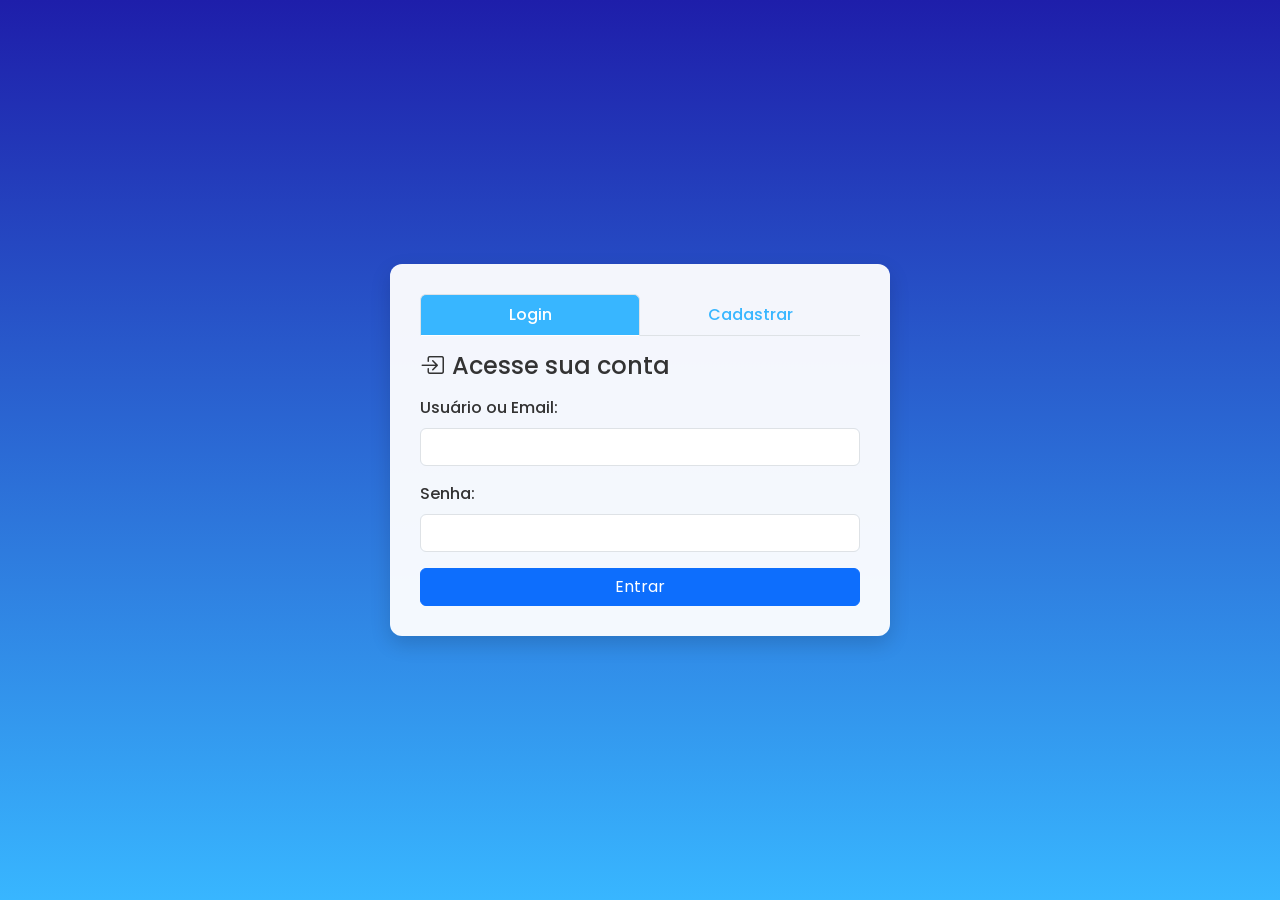
<file: login.html>
<!-- MARIA FERNANDA SILVA LIRA - RU: 4372306 - VidaPlus - Sistema de Gestão Hospitalar-->
<!DOCTYPE html>
<html lang="pt-br">
<head>
  <meta charset="UTF-8" />
  <meta name="viewport" content="width=device-width, initial-scale=1.0"/>
  <title>Vida Plus - Sistema de Gestão Hospitalar</title>

  <!-- Favicon -->
  <link href="assets/img/logo.png" rel="icon">
  <link href="assets/img/logo.png" rel="apple-touch-icon">

  <!-- Fonts -->
  <link href="https://fonts.googleapis.com/css2?family=Poppins:wght@300;500;700&display=swap" rel="stylesheet">

  <!-- Bootstrap, Icons, AOS -->
  <link href="https://cdn.jsdelivr.net/npm/bootstrap@5.3.3/dist/css/bootstrap.min.css" rel="stylesheet">
  <link href="https://cdn.jsdelivr.net/npm/bootstrap-icons@1.10.5/font/bootstrap-icons.css" rel="stylesheet">
  <link href="https://cdnjs.cloudflare.com/ajax/libs/font-awesome/6.5.0/css/all.min.css" rel="stylesheet">
  <link href="https://cdn.jsdelivr.net/npm/aos@2.3.4/dist/aos.css" rel="stylesheet">

  <!-- Custom CSS -->
  <style>
    body {
      background: linear-gradient(to top, #38b6ff, #1e1eaa);
      display: flex;
      justify-content: center;
      align-items: center;
      height: 100vh;
      font-family: 'Poppins', sans-serif;
      color: #333;
    }

    .main-wrapper {
      max-width: 500px;
      width: 100%;
      background: rgba(255, 255, 255, 0.95);
      border-radius: 12px;
      box-shadow: 0 8px 20px rgba(0, 0, 0, 0.15);
      padding: 30px;
    }

    .nav-tabs .nav-link.active {
      background-color: #38b6ff;
      color: #fff !important;
    }

    .nav-tabs .nav-link {
      color: #38b6ff;
      font-weight: 500;
    }

    .form-label {
      font-weight: 500;
    }

    .btn-primary, .btn-success {
      width: 100%;
    }

    .form-check-label a {
      color: #38b6ff;
      text-decoration: underline;
    }
  </style>
</head>
<!-- MARIA FERNANDA SILVA LIRA - RU: 4372306 - VidaPlus - Sistema de Gestão Hospitalar-->
<body>

  <div class="main-wrapper" data-aos="zoom-in">
    <ul class="nav nav-tabs nav-justified mb-3" id="loginRegisterTabs" role="tablist">
      <li class="nav-item" role="presentation">
        <button class="nav-link active" id="login-tab" data-bs-toggle="tab" data-bs-target="#login" type="button" role="tab">Login</button>
      </li>
      <li class="nav-item" role="presentation">
        <button class="nav-link" id="register-tab" data-bs-toggle="tab" data-bs-target="#register" type="button" role="tab">Cadastrar</button>
      </li>
    </ul>

    <div class="tab-content" id="loginRegisterContent">
      <!-- LOGIN -->
      <div class="tab-pane fade show active" id="login" role="tabpanel" aria-labelledby="login-tab">
        <h4 class="mb-3"><i class="bi bi-box-arrow-in-right me-2"></i>Acesse sua conta</h4>
        <form id="loginForm">
          <div class="mb-3">
            <label for="loginUser" class="form-label">Usuário ou Email:</label>
            <input type="text" class="form-control" id="loginUser" required>
          </div>
          <div class="mb-3">
            <label for="loginPassword" class="form-label">Senha:</label>
            <input type="password" class="form-control" id="loginPassword" required>
          </div>
          <button type="submit" class="btn btn-primary">Entrar</button>
          <div id="loginError" class="alert alert-danger mt-3 d-none">Usuário ou senha inválidos.</div>
        </form>
      </div>

      <!-- CADASTRO -->
      <div class="tab-pane fade" id="register" role="tabpanel" aria-labelledby="register-tab">
        <h4 class="mb-3"><i class="bi bi-person-plus me-2"></i>Crie sua conta</h4>
        <form id="registerForm">
          <div class="mb-3">
            <label for="registerName" class="form-label">Nome Completo:</label>
            <input type="text" class="form-control" id="registerName" required>
          </div>
          <div class="mb-3">
            <label for="registerEmail" class="form-label">Email:</label>
            <input type="email" class="form-control" id="registerEmail" required>
          </div>
          <div class="mb-3">
            <label for="registerPassword" class="form-label">Senha:</label>
            <input type="password" class="form-control" id="registerPassword" required>
            <div class="form-text">Mínimo 6 caracteres.</div>
          </div>
          <div class="mb-3">
            <label for="registerConfirm" class="form-label">Confirmar Senha:</label>
            <input type="password" class="form-control" id="registerConfirm" required>
          </div>
          <div class="form-check mb-3">
            <input class="form-check-input" type="checkbox" id="registerTerms" required>
            <label class="form-check-label" for="registerTerms">
              Eu concordo com os <a href="#">Termos e Condições</a>.
            </label>
          </div>
          <button type="submit" class="btn btn-success">Cadastrar</button>
        </form>
      </div>
    </div>
  </div>

  <!-- Scripts -->
  <script src="https://cdn.jsdelivr.net/npm/bootstrap@5.3.3/dist/js/bootstrap.bundle.min.js"></script>
  <script src="https://cdn.jsdelivr.net/npm/aos@2.3.4/dist/aos.js"></script>
  <script>
    AOS.init();

    // Exemplo de erro de login
    document.getElementById("loginForm").addEventListener("submit", function (e) {
      e.preventDefault();
      const error = document.getElementById("loginError");
      error.classList.remove("d-none");
    });
  </script>
</body>
</html>
<!-- MARIA FERNANDA SILVA LIRA - RU: 4372306 - VidaPlus - Sistema de Gestão Hospitalar-->
</file>
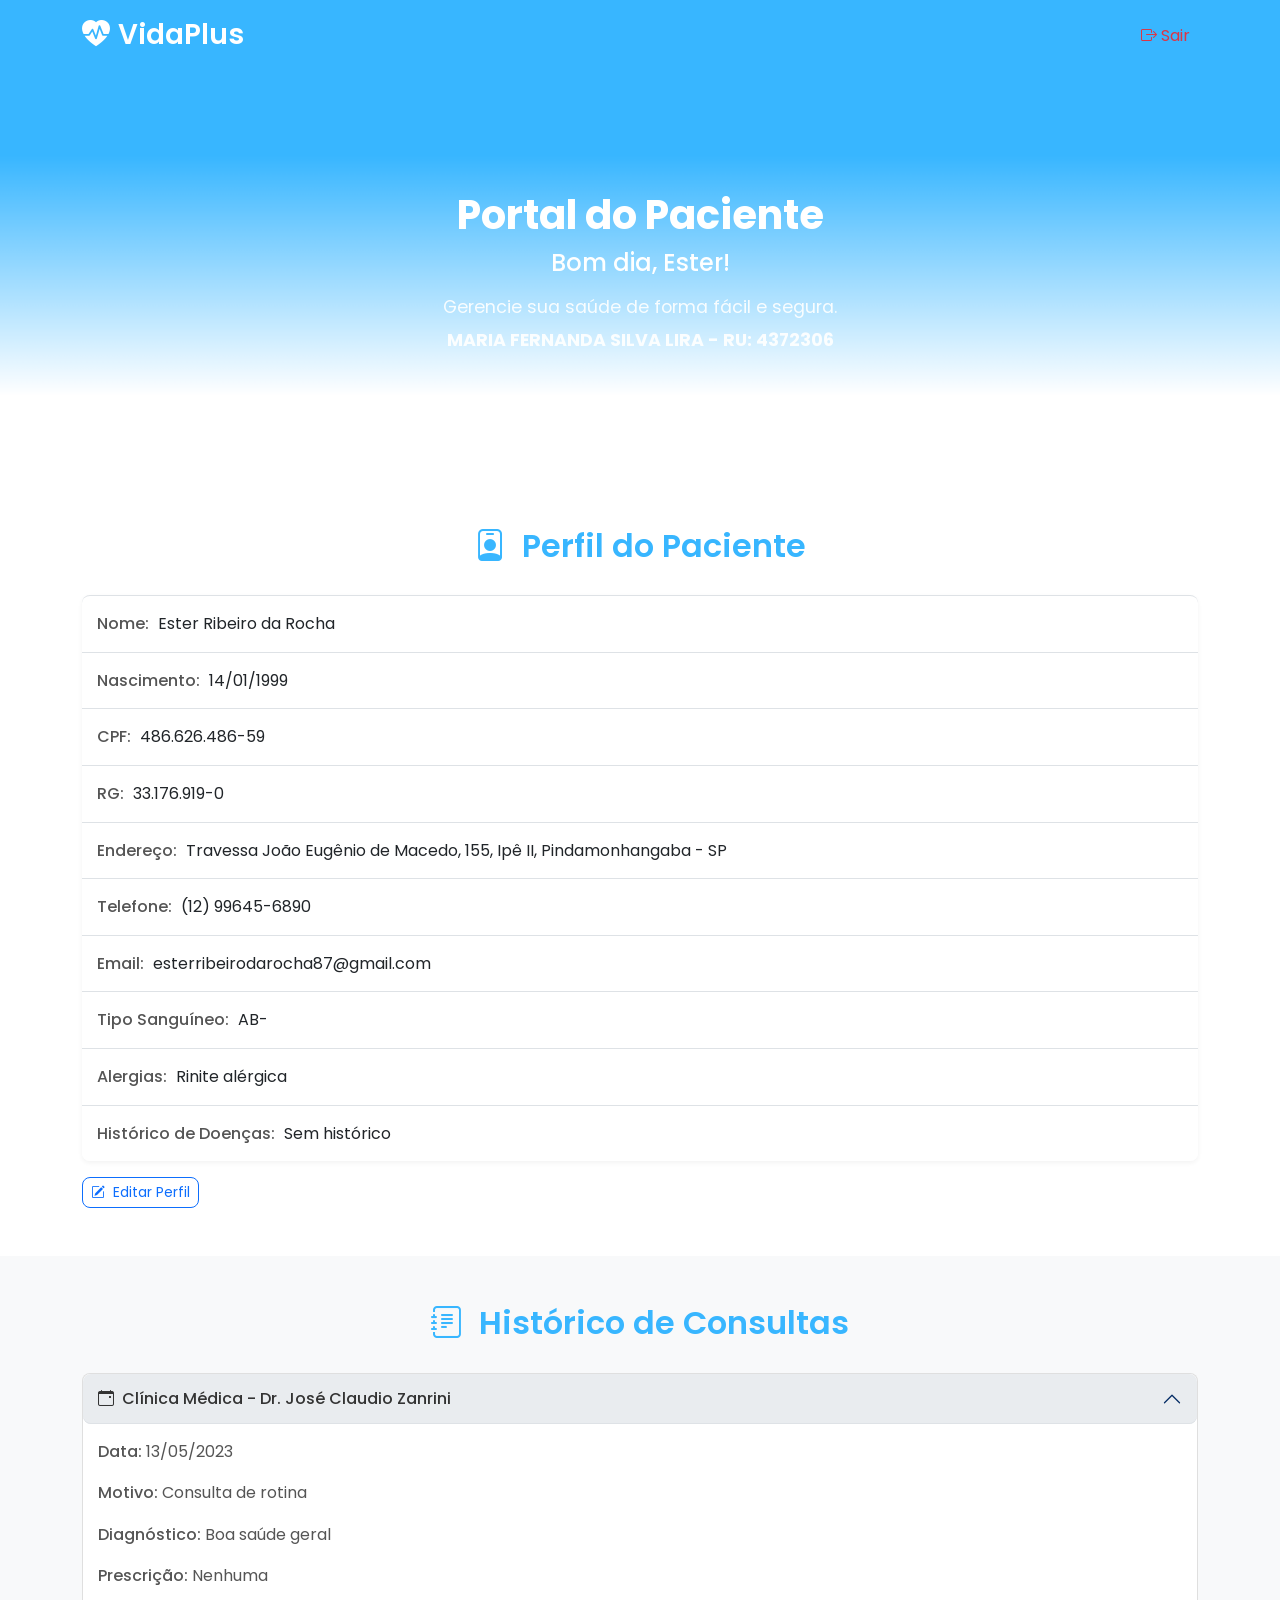
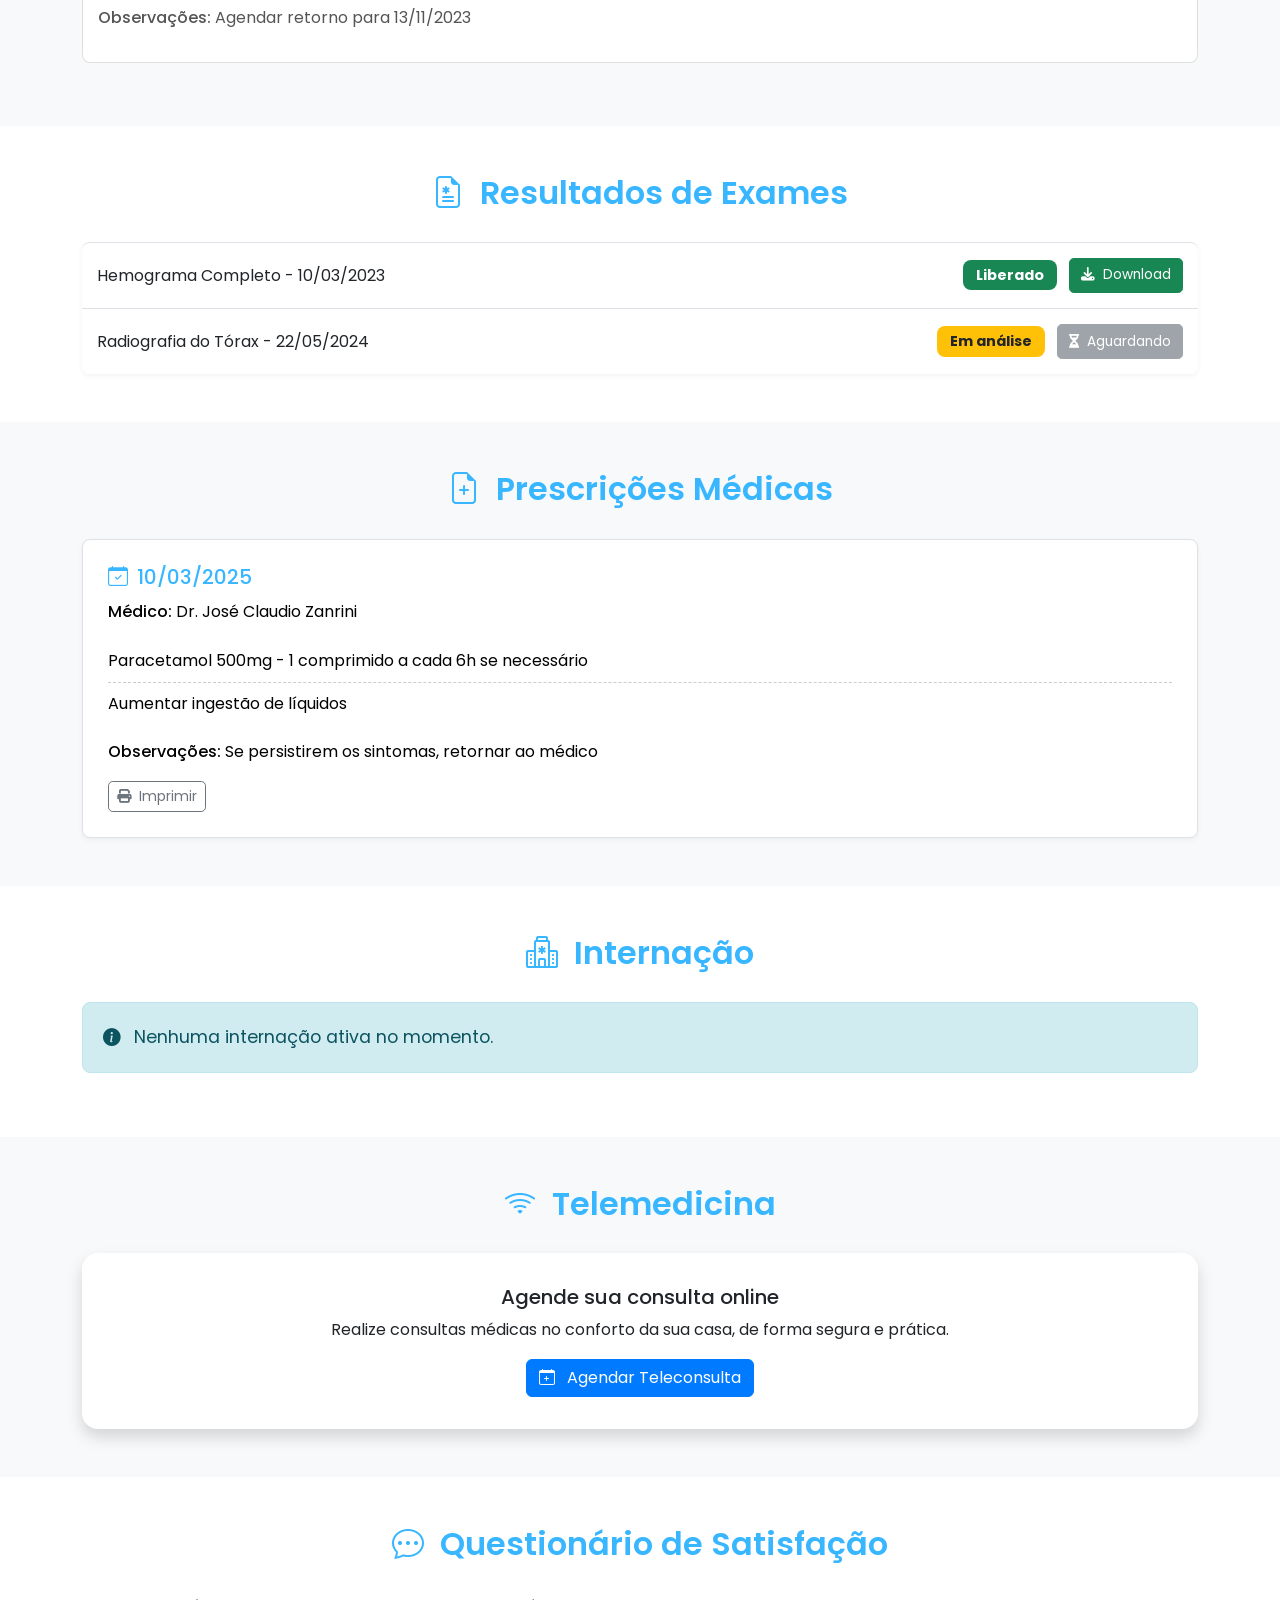
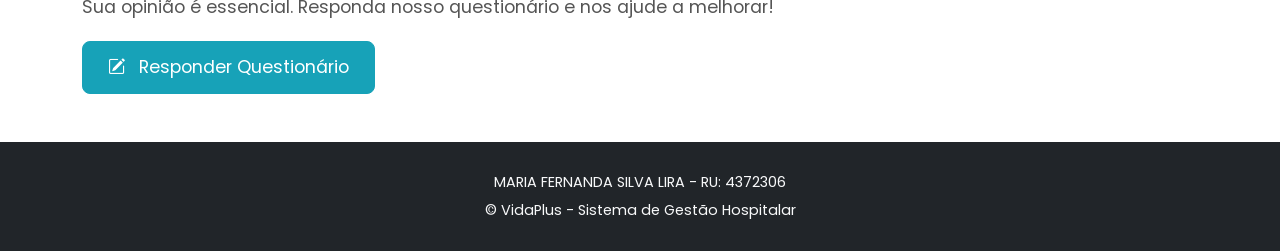
<file: pacientes.html>
<!DOCTYPE html>
<html lang="pt-br">

<head>
    <meta charset="UTF-8" />
    <meta name="viewport" content="width=device-width, initial-scale=1.0" />
    <title>Portal do Paciente | Vida Plus</title>

    <link href="assets/img/logo.png" rel="icon">
    <link href="assets/img/logo.png" rel="apple-touch-icon">

    <link rel="preconnect" href="https://fonts.googleapis.com">
    <link rel="preconnect" href="https://fonts.gstatic.com" crossorigin>
    <link href="https://fonts.googleapis.com/css2?family=Roboto:wght@400;700&family=Poppins:wght@300;500;700&display=swap"
        rel="stylesheet">
    <link href="assets/vendor/bootstrap/css/bootstrap.min.css" rel="stylesheet">
    <link href="assets/vendor/bootstrap-icons/bootstrap-icons.css" rel="stylesheet">
    <link href="assets/vendor/fontawesome-free/css/all.min.css" rel="stylesheet">
    <link href="assets/vendor/aos/aos.css" rel="stylesheet">

    <style>
        body {
            font-family: 'Poppins', sans-serif;
            background-color: #fff;
            color: #000;
            line-height: 1.6;
        }

        /* Navbar */
        .navbar {
            background: #38b6ff;
        }

        .navbar-brand {
            font-weight: 600;
            font-size: 1.75rem;
            color: #fff !important;
        }

        .navbar-toggler {
            border: none;
        }

        .navbar-toggler-icon {
            background-image: url("data:image/svg+xml,%3csvg viewBox='0 0 30 30' xmlns='http://www.w3.org/2000/svg'%3e%3cpath stroke='rgba(255, 255, 255, 0.75)' stroke-linecap='round' stroke-miterlimit='10' stroke-width='2' d='M4 7h22M4 15h22M4 23h22'/%3e%3c/svg%3e");
        }

        .navbar-nav .nav-link {
            color: #fff;
            transition: color 0.3s ease;
        }

        /* Hero Section */
        .hero-patient {
            background-image: url('assets/img/fundo.png');
            background-size: cover;
            background-position: center;
            color: white;
            padding: 120px 0;
            text-align: center;
            position: relative;
        }

        .hero-patient::before {
            content: "";
            position: absolute;
            top: 0;
            left: 0;
            width: 100%;
            height: 100%;
            z-index: 1;
        }

        .hero-patient .container {
            position: relative;
            z-index: 2;
        }

        .hero-patient h1 {
            font-size: 2.5rem;
            font-weight: 700;
            margin-bottom: 10px;
        }

        .hero-patient h3 {
            font-size: 1.5rem;
            margin-bottom: 15px;
            font-weight: 500;
        }

        .hero-patient p {
            font-size: 1.1rem;
            margin-bottom: 5px;
            color: rgba(255, 255, 255, 0.9);
        }

        /* Sections General */
        section {
            padding: 60px 0;
        }

        section h2 {
            font-weight: 600;
            margin-bottom: 30px;
            color: #38b6ff;
            text-align: center;
        }

        /* Perfil Section */
        #perfil ul.list-group {
            box-shadow: 0 2px 5px rgba(0, 0, 0, 0.05);
            border-radius: 0.5rem;
        }

        #perfil ul.list-group li.list-group-item {
            border-left: none;
            border-right: none;
            padding: 15px;
            font-size: 1rem;
        }

        #perfil ul.list-group li.list-group-item:first-child {
            border-top-left-radius: 0.5rem;
            border-top-right-radius: 0.5rem;
        }

        #perfil ul.list-group li.list-group-item:last-child {
            border-bottom-left-radius: 0.5rem;
            border-bottom-right-radius: 0.5rem;
            border-bottom: none;
        }

        #perfil ul.list-group li strong {
            font-weight: 500;
            color: #555;
            margin-right: 5px;
        }

        #perfil .btn-outline-primary {
            border-radius: 0.5rem;
            transition: all 0.3s ease;
        }

        #perfil .btn-outline-primary:hover {
            background-color: #38b6ff;
            color: #fff;
            border-color: #38b6ff;
        }

        /* Histórico Section */
        #historico .accordion-item {
            border: 1px solid rgba(0, 0, 0, 0.125);
            border-radius: 0.5rem;
            margin-bottom: 15px;
        }

        #historico .accordion-header button {
            background-color: #fff;
            color: #333;
            font-weight: 500;
            padding: 15px;
            border: none;
            border-radius: 0.5rem;
            text-align: left;
            transition: background-color 0.3s ease;
        }

        #historico .accordion-header button:not(.collapsed) {
            background-color: #e9ecef;
        }

        #historico .accordion-body {
            padding: 15px;
            color: #555;
        }

        #historico .accordion-body strong {
            font-weight: 500;
        }

        /* Resultados Section */
        #resultado ul.list-group {
            box-shadow: 0 2px 5px rgba(0, 0, 0, 0.05);
            border-radius: 0.5rem;
        }

        #resultado ul.list-group li.list-group-item {
            border-left: none;
            border-right: none;
            padding: 15px;
            font-size: 1rem;
        }

        #resultado ul.list-group li.list-group-item:first-child {
            border-top-left-radius: 0.5rem;
            border-top-right-radius: 0.5rem;
        }

        #resultado ul.list-group li.list-group-item:last-child {
            border-bottom-left-radius: 0.5rem;
            border-bottom-right-radius: 0.5rem;
            border-bottom: none;
        }

        #resultado .badge {
            border-radius: 0.5rem;
            padding: 0.5rem 0.8rem;
            font-size: 0.9rem;
        }

        #resultado .btn-sm {
            border-radius: 0.3rem;
            font-size: 0.85rem;
            padding: 0.4rem 0.7rem;
        }

        /* Prescrições Section */
        #atestado .prescription-card {
            background: #fff;
            border: 1px solid #dee2e6;
            border-radius: 0.5rem;
            padding: 25px;
            box-shadow: 0 2px 5px rgba(0, 0, 0, 0.05);
        }

        #atestado .prescription-card h5 {
            color: #38b6ff;
            font-weight: 500;
            margin-bottom: 10px;
        }

        #atestado .prescription-card p strong {
            font-weight: 500;
        }

        #atestado .prescription-card ul {
            list-style: none;
            padding-left: 0;
            margin-bottom: 15px;
        }

        #atestado .prescription-card ul li {
            padding: 8px 0;
            border-bottom: 1px dashed #ccc;
        }

        #atestado .prescription-card ul li:last-child {
            border-bottom: none;
        }

        #atestado .prescription-card .btn-outline-secondary {
            border-radius: 0.3rem;
            transition: all 0.3s ease;
        }

        #atestado .prescription-card .btn-outline-secondary:hover {
            background-color: #6c757d;
            color: #fff;
            border-color: #6c757d;
        }

        /* Internação Section */
        #internacao .alert-info {
            border-radius: 0.5rem;
            padding: 20px;
            font-size: 1.1rem;
            color: #0c5460;
            background-color: #d1ecf1;
            border-color: #bee5eb;
        }

        /* Telemedicina Section */
        #telemedicina {
            background-color: #f8f9fa;
        }

        #telemedicina .card {
            border: none;
            border-radius: 1rem;
            box-shadow: 0 0.5rem 1rem rgba(0, 0, 0, 0.15);
        }

        #telemedicina .card-body {
            padding: 2rem;
            text-align: center;
        }

        #telemedicina .btn-primary {
            background-color: #007bff;
            border-color: #007bff;
            transition: background-color 0.3s ease;
        }

        #telemedicina .btn-primary:hover {
            background-color: #0056b3;
            border-color: #0056b3;
        }

        /* Questionário Section */
        #questionario p {
            font-size: 1.1rem;
            color: #555;
            margin-bottom: 20px;
        }

        #questionario .btn-info {
            background-color: #17a2b8;
            border-color: #17a2b8;
            color: #fff;
            border-radius: 0.5rem;
            padding: 12px 25px;
            font-size: 1.1rem;
            transition: background-color 0.3s ease;
        }

        #questionario .btn-info:hover {
            background-color: #138496;
            border-color: #138496;
        }

        /* Footer */
        footer {
            background-color: #343a40;
            color: #fff;
            text-align: center;
            padding: 20px 0;
            font-size: 0.9rem;
        }

        footer p {
            margin: 5px 0;
        }

        /* Media Queries for Responsiveness */
        @media (max-width: 992px) {
            .navbar-nav {
                text-align: center;
            }

            .hero-patient {
                padding: 80px 0;
            }

            .hero-patient h1 {
                font-size: 2rem;
            }

            .hero-patient h3 {
                font-size: 1.3rem;
            }
        }
    </style>
</head>

<body>

    <nav class="navbar navbar-expand-lg navbar-dark">
        <div class="container">
            <a class="navbar-brand" href="index.html"><i class="bi bi-heart-pulse-fill me-2"></i>VidaPlus</a>
            <button class="navbar-toggler" type="button" data-bs-toggle="collapse" data-bs-target="#navbarNav"
                aria-controls="navbarNav" aria-expanded="false" aria-label="Toggle navigation">
                <span class="navbar-toggler-icon"></span>
            </button>
            <div class="collapse navbar-collapse justify-content-end" id="navbarNav">
                <ul class="navbar-nav">

                    <li class="nav-item"><a class="nav-link text-danger" href="login.html"><i
                                class="bi bi-box-arrow-right"></i> Sair</a></li>
                </ul>
            </div>
        </div>
    </nav>

    <section class="hero-patient" data-aos="fade-up">
        <div class="container">
            <h1>Portal do Paciente</h1>
            <h3>Bom dia, Ester!</h3>
            <p>Gerencie sua saúde de forma fácil e segura.</p>
            <p class="fw-bold">MARIA FERNANDA SILVA LIRA - RU: 4372306</p>
        </div>
    </section>

    <section id="perfil" class="container py-5" data-aos="fade-up">
        <h2><i class="bi bi-person-badge me-2"></i> Perfil do Paciente</h2>
        <ul class="list-group my-3">
            <li class="list-group-item"><strong>Nome:</strong> Ester Ribeiro da Rocha</li>
            <li class="list-group-item"><strong>Nascimento:</strong> 14/01/1999</li>
            <li class="list-group-item"><strong>CPF:</strong> 486.626.486-59</li>
            <li class="list-group-item"><strong>RG:</strong> 33.176.919-0</li>
            <li class="list-group-item"><strong>Endereço:</strong> Travessa João Eugênio de Macedo, 155, Ipê II, Pindamonhangaba - SP
            </li>
            <li class="list-group-item"><strong>Telefone:</strong> (12) 99645-6890</li>
            <li class="list-group-item"><strong>Email:</strong> esterribeirodarocha87@gmail.com</li>
            <li class="list-group-item"><strong>Tipo Sanguíneo:</strong> AB-</li>
            <li class="list-group-item"><strong>Alergias:</strong> Rinite alérgica</li>
            <li class="list-group-item"><strong>Histórico de Doenças:</strong> Sem histórico</li>
        </ul>
        <button class="btn btn-outline-primary btn-sm"><i class="bi bi-pencil-square me-1"></i> Editar Perfil</button>
    </section>

    <section class="bg-light py-5" id="historico" data-aos="fade-up">
        <div class="container">
            <h2><i class="bi bi-journal-text me-2"></i> Histórico de Consultas</h2>
            <div class="accordion mt-3" id="historyAccordion">
                <div class="accordion-item"><h2 class="accordion-header" id="headingOne">
                        <button class="accordion-button" type="button" data-bs-toggle="collapse"
                            data-bs-target="#collapseOne">
                            <i class="bi bi-calendar-event me-2"></i> Clínica Médica - Dr. José Claudio Zanrini
                        </button>
                    </h2>
                    <div id="collapseOne" class="accordion-collapse collapse show">
                        <div class="accordion-body">
                            <p><strong>Data:</strong> 13/05/2023</p>
                            <p><strong>Motivo:</strong> Consulta de rotina</p>
                            <p><strong>Diagnóstico:</strong> Boa saúde geral</p>
                            <p><strong>Prescrição:</strong> Nenhuma</p>
                            <p><strong>Observações:</strong> Agendar retorno para 13/11/2023</p>
                        </div>
                    </div>
                </div>
                </div>
        </div>
    </section>

    <section class="container py-5" id="resultado" data-aos="fade-up">
        <h2><i class="bi bi-file-earmark-medical me-2"></i> Resultados de Exames</h2>
        <ul class="list-group mt-3">
            <li class="list-group-item d-flex justify-content-between align-items-center">
                Hemograma Completo - 10/03/2023
                <div>
                    <span class="badge bg-success me-2">Liberado</span>
                    <a href="#" class="btn btn-sm btn-success"><i class="fas fa-download me-1"></i> Download</a>
                </div>
            </li>
            <li class="list-group-item d-flex justify-content-between align-items-center">
                Radiografia do Tórax - 22/05/2024
                <div>
                    <span class="badge bg-warning text-dark me-2">Em análise</span>
                    <button class="btn btn-sm btn-secondary" disabled><i class="fas fa-hourglass-half me-1"></i>
                        Aguardando</button>
                </div>
            </li>
            </ul>
    </section>

    <section class="bg-light py-5" id="atestado" data-aos="fade-up">
        <div class="container">
            <h2><i class="bi bi-file-earmark-plus me-2"></i> Prescrições Médicas</h2>
            <div class="prescription-card mt-4">
                <h5><i class="bi bi-calendar-check me-1"></i> 10/03/2025</h5>
                <p><strong>Médico:</strong> Dr. José Claudio Zanrini</p>
                <ul>
                    <li>Paracetamol 500mg - 1 comprimido a cada 6h se necessário</li>
                    <li>Aumentar ingestão de líquidos</li>
                </ul>
                <p><strong>Observações:</strong> Se persistirem os sintomas, retornar ao médico</p>
                <button class="btn btn-outline-secondary btn-sm"><i class="fas fa-print me-1"></i> Imprimir</button>
            </div>
            </div>
    </section>

    <section class="container py-5" id="internacao" data-aos="fade-up">
        <h2><i class="bi bi-hospital me-2"></i> Internação</h2>
        <div class="alert alert-info mt-3" role="alert">
            <i class="bi bi-info-circle-fill me-2"></i> Nenhuma internação ativa no momento.
        </div>
        </section>

    <section class="bg-light py-5" id="telemedicina" data-aos="fade-up">
        <div class="container">
            <h2><i class="bi bi-wifi me-2"></i> Telemedicina</h2>
            <div class="card mt-3">
                <div class="card-body text-center">
                    <h5 class="card-title">Agende sua consulta online</h5>
                    <p class="card-text">Realize consultas médicas no conforto da sua casa, de forma segura e prática.</p>
                    <a href="#" class="btn btn-primary"><i class="bi bi-calendar-plus me-2"></i> Agendar Teleconsulta</a>
                    </div>
            </div>
        </div>
    </section>

    <section class="container py-5" id="questionario" data-aos="fade-up">
        <h2><i class="bi bi-chat-dots me-2"></i> Questionário de Satisfação</h2>
        <p>Sua opinião é essencial. Responda nosso questionário e nos ajude a melhorar!</p>
        <a href="#" class="btn btn-info"><i class="bi bi-pencil-square me-2"></i> Responder Questionário</a>
        </section>

    <footer class="bg-dark text-light text-center py-4">
        <div class="container">
            <p>MARIA FERNANDA SILVA LIRA - RU: 4372306</p>
            <p>&copy; VidaPlus - Sistema de Gestão Hospitalar</p>
        </div>
    </footer>

    <script src="assets/vendor/bootstrap/js/bootstrap.bundle.min.js"></script>
    <script src="assets/vendor/aos/aos.js"></script>
    <script>
        AOS.init({
            duration: 800,
            easing: 'ease-in-out',
            once: true
        });

        // Funcionalidades de agendamento/cancelamento de consultas, notificações e cadastro de dados
        // precisariam ser implementadas com JavaScript e possivelmente comunicação com um backend.
    </script>
</body>

</html>
</file>
<file: assets/css/style.css>
/* MARIA FERNANDA SILVA LIRA - RU: 4372306 - VidaPlus - Sistema de Gestão Hospitalar

/* Fonts */
:root {
  --default-font: "Roboto", system-ui, -apple-system, "Segoe UI", Roboto, "Helvetica Neue", Arial, "Noto Sans", "Liberation Sans", sans-serif, "Apple Color Emoji", "Segoe UI Emoji", "Segoe UI Symbol", "Noto Color Emoji";
  --heading-font: "Poppins", sans-serif;
  --nav-font: "Raleway", sans-serif;
}

/* Cores Globais - As seguintes variáveis de cor são usadas em todo o site.
Atualizá-las aqui mudará o esquema de cores de todo o site */
:root {
  --background-color: #ffffff; /* Cor de fundo para todo o site, incluindo seções individuais */
  --default-color: #444444; /* Cor padrão usada para a maioria do conteúdo de texto em todo o site */
  --heading-color: #2c4964; /* Cor para títulos, subtítulos e título em todo o site */
  --accent-color: #38b6ff; /* Cor de destaque que representa sua marca no site.
  É usada para botões, links e outros elementos que precisam se destacar */
  --surface-color: #ffffff; /* A cor de superfície é usada como fundo de elementos em caixa dentro das seções, como cards, caixas de ícones ou outros elementos que exigem uma separação visual do fundo global.
  */
  --contrast-color: #ffffff; /* Cor de contraste para texto, garantindo legibilidade contra fundos de cores de destaque, título ou padrão.
  */
}

/* Cores do Menu de Navegação - As seguintes variáveis de cor são usadas especificamente para o menu de navegação.
Elas são separadas das cores globais para permitir mais opções de personalização */
:root {
  --nav-color: #2c4964; /* A cor padrão dos links do menu de navegação principal */
  --nav-hover-color: #1977cc; /* Aplicada aos links do menu de navegação principal quando o mouse passa sobre eles ou estão ativos */
  --nav-mobile-background-color: #ffffff; /* Usada como cor de fundo para o menu de navegação móvel */
  --nav-dropdown-background-color: #ffffff; /* Usada como cor de fundo para os itens suspensos que aparecem ao passar o mouse sobre os itens de navegação primários */
  --nav-dropdown-color: #2c4964; /* Usada para os links de navegação dos itens suspensos no menu de navegação. */
  --nav-dropdown-hover-color: #1977cc; /* Semelhante a --nav-hover-color, esta cor é aplicada aos links de navegação suspensos quando o mouse passa sobre eles.
  */
}

/* Predefinições de Cores - Estas classes substituem as cores globais quando aplicadas a qualquer seção ou elemento, proporcionando a reutilização do mesmo esquema de cores.
*/

.light-background {
  --background-color: #f1f7fc;
  --surface-color: #ffffff;
}

.dark-background {
  --background-color: #060606;
  --default-color: #ffffff;
  --heading-color: #ffffff;
  --surface-color: #252525;
  --contrast-color: #ffffff;
}

/* Rolagem suave */
:root {
  scroll-behavior: smooth;
}

/*--------------------------------------------------------------
# Estilos Gerais e Classes Compartilhadas
--------------------------------------------------------------*/
body {
  color: var(--default-color);
  background-color: var(--background-color);
  font-family: var(--default-font);
  line-height: 1.6; /* Melhora a legibilidade do texto */
}

a {
  color: var(--accent-color);
  text-decoration: none;
  transition: 0.3s ease-in-out; /* Adiciona uma transição suave para interações */
}

a:hover {
  color: color-mix(in srgb, var(--accent-color), transparent 25%);
  text-decoration: none;
}

h1,
h2,
h3,
h4,
h5,
h6 {
  font-family: var(--heading-font);
  font-weight: 700; /* Garante que os títulos se destaquem */
  margin-bottom: 1rem; /* Adiciona um espaçamento abaixo dos títulos */
  line-height: 1.2;
}

p {
  margin-bottom: 1.5rem; /* Adiciona espaçamento padrão entre parágrafos */
}

/* Botão de Play Pulsante
------------------------------*/
.pulsating-play-btn {
  width: 94px;
  height: 94px;
  background: radial-gradient(var(--accent-color) 50%, color-mix(in srgb, var(--accent-color), transparent 75%) 52%);
  border-radius: 50%;
  display: block;
  position: relative;
  overflow: hidden;
}

/* MARIA FERNANDA SILVA LIRA - RU: 4372306 - VidaPlus - Sistema de Gestão Hospitalar*/
.pulsating-play-btn:before {
  content: "";
  position: absolute;
  width: 120px;
  height: 120px;
  animation-delay: 0s;
  animation: pulsate-play-btn 2s infinite; /* Simplifica a declaração da animação */
  animation-direction: forwards;
  animation-timing-function: steps;
  opacity: 1;
  border-radius: 50%;
  border: 5px solid color-mix(in srgb, var(--accent-color), transparent 30%);
  top: -15%;
  left: -15%;
  background: rgba(198, 16, 0, 0);
}

.pulsating-play-btn:after {
  content: "";
  position: absolute;
  left: 50%;
  top: 50%;
  transform: translate(-40%, -50%);
  width: 0;
  height: 0;
  border-top: 10px solid transparent;
  border-bottom: 10px solid transparent;
  border-left: 15px solid #fff;
  z-index: 100;
  transition: all 400ms cubic-bezier(0.55, 0.055, 0.675, 0.19);
}

.pulsating-play-btn:hover:before {
  content: "";
  position: absolute;
  left: 50%;
  top: 50%;
  transform: translate(-40%, -50%);
  width: 0;
  height: 0;
  border: none;
  border-top: 10px solid transparent;
  border-bottom: 10px solid transparent;
  border-left: 15px solid #fff;
  z-index: 200;
  animation: none;
  border-radius: 0;
}

.pulsating-play-btn:hover:after {
  border-left: 15px solid var(--accent-color);
  transform: scale(20);
}

@keyframes pulsate-play-btn {
  0% {
    transform: scale(0.6);
    opacity: 1;
  }

  100% {
    transform: scale(1);
    opacity: 0;
  }
}

/*--------------------------------------------------------------
# Cabeçalho Global
--------------------------------------------------------------*/
.header {
  color: var(--default-color);
  transition: all 0.5s ease-in-out; /* Adiciona transição suave */
  z-index: 997;
  background-color: var(--background-color);
  padding: 15px 0; /* Adiciona um pouco de padding vertical ao cabeçalho */
}

.header .topbar {
  background-color: var(--accent-color);
  height: 40px;
  padding: 0 20px; /* Adiciona padding horizontal à topbar */
  font-size: 14px;
  transition: all 0.5s ease-in-out; /* Adiciona transição suave */
  display: flex; /* Usa flexbox para alinhar os itens da topbar */
  align-items: center; /* Alinha verticalmente os itens da topbar */
  justify-content: space-between; /* Espaça os itens da topbar */
}

.header .topbar .contact-info i {
  font-style: normal;
  color: var(--contrast-color);
}

.header .topbar .contact-info i a,
.header .topbar .contact-info i span {
  padding-left: 5px;
  color: var(--contrast-color);
}

@media (max-width: 575px) {
  .header .topbar .contact-info i a,
  .header .topbar .contact-info i span {
    font-size: 13px;
  }
}

.header .topbar .contact-info i a {
  line-height: 0;
  transition: 0.3s ease-in-out; /* Adiciona transição suave */
}

.header .topbar .contact-info i a:hover {
  color: var(--contrast-color);
  text-decoration: underline;
}

.header .topbar .social-links a {
  color: color-mix(in srgb, var(--contrast-color), transparent 40%);
  line-height: 0;
  transition: 0.3s ease-in-out; /* Adiciona transição suave */
  margin-left: 20px;
  font-size: 18px; /* Aumenta o tamanho dos ícones sociais */
}

.header .topbar .social-links a:hover {
  color: var(--contrast-color);
}

.header .branding {
  min-height: 60px;
  padding: 10px 20px; /* Adiciona padding horizontal ao branding */
  display: flex; /* Usa flexbox para alinhar logo e botão de chamada para ação */
  align-items: center; /* Alinha verticalmente os itens */
  justify-content: space-between; /* Espaça os itens */
}

.header .logo {
  line-height: 1;
  display: flex; /* Alinha a imagem e o texto do logo */
  align-items: center;
}

.header .logo img {
  max-height: 36px;
  margin-right: 8px;
}

.header .logo h1 {
  font-size: 30px;
  margin: 0;
  font-weight: 700;
  color: var(--heading-color);
}

.header .cta-btn,
.header .cta-btn:focus {
  color: var(--contrast-color);
  background: var(--accent-color);
  font-size: 14px;
  padding: 8px 25px;
  margin: 0 0 0 30px;
  border-radius: 50px;
  transition: 0.3s ease-in-out; /* Adiciona transição suave */
}

.header .cta-btn:hover,
.header .cta-btn:focus:hover {
  color: var(--contrast-color);
  background: color-mix(in srgb, var(--accent-color), transparent 15%);
}

@media (max-width: 1200px) {
  .header .branding {
    flex-direction: column; /* Empilha logo e botão em telas menores */
    align-items: center;
  }

  .header .logo {
    margin-bottom: 10px;
  }

  .header .cta-btn {
    margin: 0;
  }

  .header .navmenu {
    order: 3; /* Garante que o menu venha depois do logo e do botão em telas menores */
  }
}

.scrolled .header {
  box-shadow: 0px 0 18px rgba(0, 0, 0, 0.1);
  padding: 10px 0; /* Reduz o padding quando o cabeçalho está fixo */
}

.scrolled .header .topbar {
  height: 0;
  visibility: hidden;
  overflow: hidden;
}

/* MARIA FERNANDA SILVA LIRA - RU: 4372306 - VidaPlus - Sistema de Gestão Hospitalar*/
/*--------------------------------------------------------------
# Menu de Navegação
--------------------------------------------------------------*/
/* Navegação Desktop */
@media (min-width: 1200px) {
  .navmenu {
    padding: 0;
  }

  .navmenu ul {
    margin: 0;
    padding: 0;
    display: flex;
    list-style: none;
    align-items: center;
  }

  .navmenu li {
    position: relative;
  }

  .navmenu > ul > li {
    white-space: nowrap;
    padding: 10px 14px; /* Reduz o padding vertical para melhor alinhamento */
  }

  .navmenu > ul > li:last-child {
    padding-right: 0;
  }

  .navmenu a,
  .navmenu a:focus {
    color: var(--nav-color);
    font-size: 15px;
    padding: 0 2px;
    font-family: var(--nav-font);
    font-weight: 400;
    display: flex;
    align-items: center;
    justify-content: space-between;
    white-space: nowrap;
    transition: 0.3s ease-in-out; /* Adiciona transição suave */
    position: relative;
  }

  .navmenu a i,
  .navmenu a:focus i {
    font-size: 12px;
    line-height: 0;
    margin-left: 5px;
    transition: 0.3s ease-in-out; /* Adiciona transição suave */
  }

  .navmenu > ul > li > a:before {
    content: "";
    position: absolute;
    width: 100%;
    height: 2px;
    bottom: -6px;
    left: 0;
    background-color: var(--nav-hover-color);
    visibility: hidden;
    width: 0px;
    transition: all 0.3s ease-in-out 0s;
  }

  .navmenu a:hover:before,
  .navmenu li:hover > a:before,
  .navmenu .active:before {
    visibility: visible;
    width: 100%;
  }

  .navmenu li:hover > a,
  .navmenu .active,
  .navmenu .active:focus {
    color: var(--nav-hover-color);
  }

  .navmenu .dropdown ul {
    margin: 0;
    padding: 10px 0;
    background: var(--nav-dropdown-background-color);
    display: block;
    position: absolute;
    visibility: hidden;
    left: 14px;
    top: 130%;
    opacity: 0;
    transition: 0.3s ease-in-out; /* Adiciona transição suave */
    border-radius: 4px;
    z-index: 99;
    box-shadow: 0px 0px 30px rgba(0, 0, 0, 0.1);
  }

  .navmenu .dropdown ul li {
    min-width: 200px;
  }

  .navmenu .dropdown ul a {
    padding: 10px 20px;
    font-size: 15px;
    text-transform: none;
    color: var(--nav-dropdown-color);
  }

  .navmenu .dropdown ul a i {
    font-size: 12px;
  }

  .navmenu .dropdown ul a:hover,
  .navmenu .dropdown ul .active:hover,
  .navmenu .dropdown ul li:hover > a {
    color: var(--nav-dropdown-hover-color);
  }

  .navmenu .dropdown:hover > ul {
    opacity: 1;
    top: 100%;
    visibility: visible;
  }

  .navmenu .dropdown .dropdown ul {
    top: 0;
    left: -90%;
    visibility: hidden;
  }

  .navmenu .dropdown .dropdown:hover > ul {
    opacity: 1;
    top: 0;
    left: -100%;
    visibility: visible;
  }
}

/* MARIA FERNANDA SILVA LIRA - RU: 4372306 - VidaPlus - Sistema de Gestão Hospitalar*/
/* Navegação Mobile */
@media (max-width: 1199px) {
  .mobile-nav-toggle {
    color: var(--nav-color);
    font-size: 28px;
    line-height: 0;
    margin-right: 10px;
    cursor: pointer;
    transition: color 0.3s ease-in-out; /* Adiciona transição suave */
  }

  .navmenu {
    padding: 0;
    z-index: 9997;
  }

  .navmenu ul {
    display: none;
    list-style: none;
    position: fixed; /* Fixa o menu para ocupar toda a tela */
    inset: 0; /* Garante que o menu cubra toda a tela */
    padding: 30px; /* Aumenta o padding para melhor visualização em dispositivos móveis */
    margin: 0;
    border-radius: 0; /* Remove a borda arredondada no menu móvel */
    background-color: var(--nav-mobile-background-color);
    border: none; /* Remove a borda do menu móvel */
    box-shadow: none;
    overflow-y: auto;
    transition: 0.3s ease-in-out; /* Adiciona transição suave */
    z-index: 9998;
  }

  .navmenu a,
  .navmenu a:focus {
    color: var(--nav-dropdown-color);
    padding: 10px 20px;
    font-family: var(--nav-font);
    font-size: 17px;
    font-weight: 500;
    display: flex;
    align-items: center;
    justify-content: space-between;
    white-space: nowrap;
    transition: 0.3s ease-in-out; /* Adiciona transição suave */
  }

  .navmenu a i,
  .navmenu a:focus i {
    font-size: 12px;
    line-height: 0;
    margin-left: 5px;
    width: 30px;
    height: 30px;
    display: flex;
    align-items: center;
    justify-content: center;
    border-radius: 50%;
    transition: 0.3s ease-in-out; /* Adiciona transição suave */
    background-color: color-mix(in srgb, var(--accent-color), transparent 90%);
  }

  .navmenu a i:hover,
  .navmenu a:focus i:hover {
    background-color: var(--accent-color);
    color: var(--contrast-color);
  }

  .navmenu a:hover,
  .navmenu .active,
  .navmenu .active:focus {
    color: var(--nav-dropdown-hover-color);
  }

  .navmenu .active i,
  .navmenu .active:focus i {
    background-color: var(--accent-color);
    color: var(--contrast-color);
    transform: rotate(180deg);
  }

  .navmenu .dropdown ul {
    position: static;
    display: none;
    z-index: 99;
    padding: 10px 0;
    margin: 10px 20px;
    background-color: var(--nav-dropdown-background-color);
    transition: all 0.5s ease-in-out;
  }

  .navmenu .dropdown ul ul {
    background-color: rgba(33, 37, 41, 0.1);
  }

  .navmenu .dropdown > .dropdown-active {
    display: block;
    background-color: rgba(33, 37, 41, 0.03);
  }

  .mobile-nav-active {
    overflow: hidden;
  }

  .mobile-nav-active .mobile-nav-toggle {
    color: #fff;
    position: fixed; /* Fixa o botão de alternância quando o menu está ativo */
    font-size: 32px;
    top: 15px;
    right: 15px;
    margin-right: 0;
    z-index: 9999;
  }

  .mobile-nav-active .navmenu {
    position: fixed;
    overflow: hidden;
    inset: 0;
    background: rgba(33, 37, 41, 0.8);
    transition: 0.3s ease-in-out; /* Adiciona transição suave */
  }

  .mobile-nav-active .navmenu > ul {
    display: block;
  }
}


/* MARIA FERNANDA SILVA LIRA - RU: 4372306 - VidaPlus - Sistema de Gestão Hospitalar*/
/*--------------------------------------------------------------
# Rodapé Global
--------------------------------------------------------------*/
.footer {
  color: var(--default-color);
  background-color: var(--background-color);
  border-top: 1px solid color-mix(in srgb, var(--accent-color), transparent 75%);
  font-size: 14px;
  position: relative;
  padding: 50px 0; /* Adiciona padding vertical ao rodapé */
}

.footer .footer-top {
  padding-top: 0; /* Remove o padding superior duplicado */
  margin-bottom: 30px; /* Adiciona um pouco de espaçamento abaixo da seção superior do rodapé */
}

.footer .footer-about .logo {
  line-height: 1;
  margin-bottom: 25px;
}

.footer .footer-about .logo img {
  max-height: 40px;
  margin-right: 6px;
}

.footer .footer-about .logo span {
  color: var(--heading-color);
  font-family: var(--heading-font);
  font-size: 26px;
  font-weight: 700;
  letter-spacing: 1px;
}

.footer .footer-about p {
  font-size: 14px;
  font-family: var(--heading-font);
  line-height: 1.8; /* Melhora a legibilidade do texto no rodapé */
}

.footer .social-links a {
  display: inline-flex; /* Alinha os ícones socialmente em linha */
  align-items: center;
  justify-content: center;
  width: 40px;
  height: 40px;
  border-radius: 50%;
  border: 1px solid color-mix(in srgb, var(--default-color), transparent 50%);
  font-size: 16px;
  color: color-mix(in srgb, var(--default-color), transparent 20%);
  margin-right: 10px;
  transition: 0.3s ease-in-out; /* Adiciona transição suave */
}

.footer .social-links a:hover {
  color: var(--accent-color);
  border-color: var(--accent-color);
}

.footer h4 {
  font-size: 16px;
  font-weight: bold;
  position: relative;
  padding-bottom: 12px;
  margin-bottom: 20px; /* Adiciona espaçamento abaixo do título da seção do rodapé */
}

.footer .footer-links {
  margin-bottom: 30px;
}

.footer .footer-links ul {
  list-style: none;
  padding: 0;
  margin: 0;
}

.footer .footer-links ul i {
  padding-right: 2px;
  font-size: 12px;
  line-height: 0;
}

.footer .footer-links ul li {
  padding: 10px 0;
  display: flex;
  align-items: center;
}

.footer .footer-links ul li:first-child {
  padding-top: 0;
}

.footer .footer-links ul a {
  color: color-mix(in srgb, var(--default-color), transparent 30%);
  display: inline-block;
  line-height: 1;
  transition: 0.3s ease-in-out; /* Adiciona transição suave */
}

.footer .footer-links ul a:hover {
  color: var(--accent-color);
}

.footer .footer-contact p {
  margin-bottom: 10px; /* Aumenta o espaçamento entre as informações de contato */
  line-height: 1.8; /* Melhora a legibilidade das informações de contato */
}

.footer .copyright {
  padding-top: 25px;
  padding-bottom: 25px;
  border-top: 1px solid color-mix(in srgb, var(--default-color), transparent 90%);
  text-align: center; /* Centraliza o texto do copyright */
}

.footer .copyright p {
  margin-bottom: 0;
  font-size: 13px; /* Reduz um pouco o tamanho da fonte do copyright */
}

.footer .credits {
  margin-top: 8px;
  font-size: 12px; /* Reduz ainda mais o tamanho da fonte dos créditos */
  text-align: center; /* Centraliza o texto dos créditos */
}

/*--------------------------------------------------------------
# Preloader
--------------------------------------------------------------*/
#preloader {
  position: fixed;
  inset: 0;
  z-index: 999999;
  overflow: hidden;
  background: var(--background-color);
  transition: all 0.6s ease-out;
}

#preloader:before {
  content: "";
  position: fixed;
  top: calc(50% - 30px);
  left: calc(50% - 30px);
  border: 6px solid #ffffff;
  border-color: var(--accent-color) transparent var(--accent-color) transparent;
  border-radius: 50%;
  width: 60px;
  height: 60px;
  animation: animate-preloader 1.5s linear infinite;
}

@keyframes animate-preloader {
  0% {
    transform: rotate(0deg);
  }

  100% {
    transform: rotate(360deg);
  }
}

/*--------------------------------------------------------------
# Botão de Scroll para o Topo
--------------------------------------------------------------*/
.scroll-top {
  position: fixed;
  visibility: hidden;
  opacity: 0;
  right: 15px;
  bottom: 15px;
  z-index: 99999;
  background-color: var(--accent-color);
  width: 40px;
  height: 40px;
  border-radius: 4px;
  transition: all 0.4s ease-in-out; /* Adiciona transição suave */
  cursor: pointer; /* Adiciona um cursor de pointer para indicar interatividade */
}

.scroll-top i {
  font-size: 24px;
  color: var(--contrast-color);
  line-height: 0;
}

.scroll-top:hover {
  background-color: color-mix(in srgb, var(--accent-color), transparent 20%);
  color: var(--contrast-color);
}

.scroll-top.active {
  visibility: visible;
  opacity: 1;
}
/* MARIA FERNANDA SILVA LIRA - RU: 4372306 - VidaPlus - Sistema de Gestão Hospitalar*/

/*--------------------------------------------------------------
# Desativa o atraso da animação aos em dispositivos móveis
--------------------------------------------------------------*/
@media screen and (max-width: 768px) {
  [data-aos-delay] {
    transition-delay: 0 !important;
  }
}

/*--------------------------------------------------------------
# Títulos de Página Globais e Breadcrumbs
--------------------------------------------------------------*/
.page-title {
  color: var(--default-color);
  background-color: var(--background-color);
  position: relative;
  padding: 40px 0; /* Adiciona padding vertical para melhor espaçamento */
}

.page-title .heading {
  padding: 40px 0; /* Reduz o padding superior */
  border-top: 1px solid color-mix(in srgb, var(--accent-color), transparent 80%);
  text-align: center; /* Centraliza o título da página */
}

.page-title .heading h1 {
  font-size: 32px; /* Reduz um pouco o tamanho da fonte do título da página */
  font-weight: 700;
  margin-bottom: 0; /* Remove a margem inferior padrão */
}

.page-title nav {
  background-color: color-mix(in srgb, var(--accent-color), transparent 94%);
  padding: 15px 0; /* Reduz o padding vertical da navegação */
}

.page-title nav ol {
  display: flex;
  flex-wrap: wrap;
  list-style: none;
  margin: 0;
  font-size: 14px; /* Reduz um pouco o tamanho da fonte do breadcrumb */
  font-weight: 600;
  justify-content: center; /* Centraliza o breadcrumb */
}

.page-title nav ol li + li {
  padding-left: 10px;
}

.page-title nav ol li + li::before {
  content: "/";
  display: inline-block;
  padding-right: 10px;
  color: color-mix(in srgb, var(--default-color), transparent 70%);
}

/*--------------------------------------------------------------
# Seções Globais
--------------------------------------------------------------*/
section,
.section {
  color: var(--default-color);
  background-color: var(--background-color);
  padding: 80px 0; /* Aumenta o padding vertical padrão das seções */
  scroll-margin-top: 72px;
  overflow: clip;
}

@media (max-width: 1199px) {
  section,
  .section {
    scroll-margin-top: 60px;
    padding: 60px 0; /* Reduz o padding vertical das seções em telas menores */
  }
}

/*--------------------------------------------------------------
# Títulos de Seção Globais
--------------------------------------------------------------*/
.section-title {
  text-align: center;
  padding-bottom: 40px; /* Reduz o padding inferior do título da seção */
  position: relative;
}

.section-title h2 {
  font-size: 28px; /* Reduz um pouco o tamanho da fonte do título da seção */
  font-weight: 500;
  margin-bottom: 15px; /* Reduz a margem inferior do título da seção */
  padding-bottom: 15px; /* Reduz o padding inferior do título da seção */
  position: relative;
}

.section-title h2:before {
  content: "";
  position: absolute;
  display: block;
  width: 120px; /* Reduz o comprimento da linha antes do título */
  height: 1px;
  background: color-mix(in srgb, var(--default-color), transparent 60%);
  left: 0;
  right: 0;
  bottom: 1px;
  margin: auto;
}

.section-title h2::after {
  content: "";
  position: absolute;
  display: block;
  width: 40px; /* Reduz o comprimento da linha depois do título */
  height: 3px;
  background: var(--accent-color);
  left: 0;
  right: 0;
  bottom: 0;
  margin: auto;
}

.section-title p {
  margin-bottom: 0;
  font-size: 16px; /* Aumenta um pouco o tamanho da fonte da descrição da seção */
  color: color-mix(in srgb, var(--default-color), transparent 70%); /* Melhora o contraste da descrição */
}

/* Centraliza o conteúdo da navbar */
.navbar {
    background-color: #1976d2; /* Cor de fundo da navbar */
    padding: 10px 0;
    justify-content: center;
}

/* Centraliza os itens da navbar */
.navbar-nav {
    display: flex;
    justify-content: center;
    width: 100%;
}

/* Estiliza os links */
.nav-link {
    color: #fff !important;
    padding: 10px 15px;
    font-weight: 500;
    transition: color 0.3s;
}

.nav-link:hover {
    color: #bbdefb !important;
}

/*--------------------------------------------------------------
# Seção Hero
--------------------------------------------------------------*/
.hero {
  width: 100%; /* Ajusta a altura mínima para o novo padding do cabeçalho */
  padding: 100px 0; /* Aumenta o padding vertical da seção hero */
  display: flex;
  align-items: center;
  justify-content: center;
  position: relative;
  overflow: hidden;
}

.hero img {
  position: absolute;
  inset: 0;
  width: 100%;
  height: 100%;
  object-fit: cover;
  z-index: 1;
}

.hero .container {
  position: center;
  z-index: 3;
  text-align: center; /* Centraliza o conteúdo da seção hero */
  background-color: #6c757d;
}

.hero .welcome h2 {
  margin: 0;
  font-size: 120px; /* Reduz um pouco o tamanho da fonte do título principal */
  font-weight: 700;
  color: var(--heading-color); /* Garante que o título principal use a cor de título */
}

.hero .welcome p {
  font-size: 20px; /* Reduz um pouco o tamanho da fonte do subtítulo */
  margin: 10px 0 0 0; /* Adiciona um pouco de margem acima do subtítulo */
  color: var(--default-color); /* Garante que o subtítulo use a cor padrão */
}

.hero-portal::before {
    content: '';
    position: absolute;
    top: 0; left: 0;
    width: 100%;
    height: 50%;
    z-index: 1;
}
.hero-portal .container {
    position: center;
    z-index: 2;
}

.hero .content {
  margin-top: 40px;
}

.hero .content .why-box {
  color: var(--contrast-color);
  background: var(--accent-color);
  padding: 30px;
  border-radius: 4px;
}

.hero .content .why-box h3 {
  color: var(--contrast-color);
  font-weight: 700;
  font-size: 34px;
  margin-bottom: 30px;
}

.hero .content .why-box p {
  margin-bottom: 30px;
  line-height: 1.8; /* Melhora a legibilidade do texto dentro da why-box */
}

.hero .content .why-box .more-btn {
  color: var(--contrast-color);
  background: color-mix(in srgb, var(--contrast-color), transparent 80%);
  display: inline-block;
  transition: all ease-in-out 0.4s;
  padding: 10px 20px; /* Adiciona padding ao botão */
  border-radius: 50px; /* Arredonda as bordas do botão */
}

.hero .content .why-box .more-btn i {
  font-size: 14px;
  margin-left: 5px; /* Adiciona um pouco de espaçamento entre o texto e o ícone */
}

.hero .content .why-box .more-btn:hover {
  background: var(--surface-color);
  color: var(--accent-color);
}

.hero .content .icon-box {
  text-align: center;
  border-radius: 10px;
  background: color-mix(in srgb, var(--surface-color), transparent 20%);
  box-shadow: 0px 2px 15px rgba(0, 0, 0, 0.1);
  padding: 40px 30px;
  width: 100%;
  margin-top: 20px; /* Adiciona um pouco de espaçamento entre as caixas de ícones */
}

.hero .content .icon-box i {
  font-size: 40px;
  color: var(--accent-color);
  margin-bottom: 15px; /* Adiciona espaçamento abaixo do ícone */
}

.hero .content .icon-box h4 {
  font-size: 20px;
  font-weight: 700;
  margin: 10px 0 20px 0;
}

.hero .content .icon-box p {
  font-size: 15px;
  color: color-mix(in srgb, var(--default-color), transparent 30%);
  line-height: 1.8; /* Melhora a legibilidade do texto dentro da caixa de ícones */
}

/* MARIA FERNANDA SILVA LIRA - RU: 4372306 - VidaPlus - Sistema de Gestão Hospitalar*/
/*--------------------------------------------------------------
# Seção Sobre
--------------------------------------------------------------*/
.about .content h3 {
  font-size: 2.2rem; /* Aumenta um pouco o tamanho da fonte do título da seção sobre */
  font-weight: 700;
  margin-bottom: 2rem; /* Aumenta a margem inferior do título */
}

.about .content ul {
  list-style: none;
  padding: 0;
}

.about .content ul li {
  display: flex;
  align-items: flex-start;
  margin-top: 30px; /* Reduz um pouco a margem superior dos itens da lista */
}

.about .content ul i {
  flex-shrink: 0;
  font-size: 40px; /* Reduz um pouco o tamanho da fonte do ícone */
  color: var(--accent-color);
  margin-right: 20px;
}

.about .content ul h5 {
  font-size: 18px;
  font-weight: 700;
  margin-bottom: 5px; /* Adiciona um pouco de espaçamento abaixo do subtítulo */
}

.about .content ul p {
  font-size: 15px;
  line-height: 1.8; /* Melhora a legibilidade do texto na lista */
}

.about .content p:last-child {
  margin-bottom: 0;
}

.about .pulsating-play-btn {
  position: absolute;
  left: calc(50% - 47px);
  top: calc(50% - 47px);

}

/*--------------------------------------------------------------
# Seção de Serviços
--------------------------------------------------------------*/
.services .service-item {
  background-color: var(--surface-color);
  text-align: center;
  border: 1px solid color-mix(in srgb, var(--default-color), transparent 85%);
  padding: 60px 20px; /* Reduz um pouco o padding vertical dos itens de serviço */
  transition: all ease-in-out 0.3s;
  height: 100%;
  border-radius: 5px; /* Adiciona um pouco de borda arredondada aos itens de serviço */
}

.services .service-item .icon {
  margin: 0 auto;
  width: 64px;
  height: 64px;
  background: var(--accent-color);
  border-radius: 4px;
  display: flex;
  align-items: center;
  justify-content: center;
  margin-bottom: 20px;
  transition: 0.3s ease-in-out;
  transform-style: preserve-3d;
}

.services .service-item .icon i {
  color: var(--contrast-color);
  font-size: 28px;
  transition: ease-in-out 0.3s;
}

.services .service-item .icon::before {
  position: absolute;
  content: "";
  left: -8px;
  top: -8px;
  height: 100%;
  width: 100%;
  background: color-mix(in srgb, var(--accent-color), transparent 80%);
  border-radius: 5px;
  transition: all 0.3s ease-out 0s;
  transform: translateZ(-1px);
}

.services .service-item h3 {
  font-weight: 700;
  margin: 10px 0 15px 0;
  font-size: 22px;
}

.services .service-item p {
  line-height: 24px;
  font-size: 14px;
  margin-bottom: 0;
  color: color-mix(in srgb, var(--default-color), transparent 70%); /* Melhora o contraste da descrição do serviço */
}

.services .service-item:hover {
  background: var(--accent-color);
  border-color: var(--accent-color);
}

.services .service-item:hover .icon {
  background: var(--surface-color);
}

.services .service-item:hover .icon i {
  color: var(--accent-color);
}

.services .service-item:hover .icon::before {
  background: color-mix(in srgb, var(--background-color), transparent 70%);
}

.services .service-item:hover h3,
.services .service-item:hover p {
  color: var(--contrast-color);
}

/*--------------------------------------------------------------
# Seção de Agendamento
--------------------------------------------------------------*/
.appointment .php-email-form {
  width: 100%;
}

.appointment .php-email-form .form-group {
  padding-bottom: 15px; /* Aumenta o espaçamento entre os campos do formulário */
}

.appointment .php-email-form input,
.appointment .php-email-form textarea,
.appointment .php-email-form select {
  color: var(--default-color);
  background-color: var(--surface-color); /* Melhora a aparência dos campos de formulário */
  border-color: color-mix(in srgb, var(--default-color), transparent 80%);
  border-radius: 4px; /* Adiciona um pouco de borda arredondada aos campos de formulário */
  box-shadow: none;
  font-size: 14px;
  padding: 12px 15px !important; /* Aumenta o padding interno dos campos de formulário */
}

.appointment .php-email-form input:focus,
.appointment .php-email-form textarea:focus,
.appointment .php-email-form select:focus {
  border-color: var(--accent-color);
  box-shadow: 0 0 0 0.25rem rgba(25, 119, 204, 0.25); /* Adiciona um foco visual aos campos de formulário */
}

.appointment .php-email-form input::placeholder,
.appointment .php-email-form textarea::placeholder,
.appointment .php-email-form select::placeholder {
  color: color-mix(in srgb, var(--default-color), transparent 70%);
}

.appointment .php-email-form input,
.appointment .php-email-form select {
  height: 48px; /* Aumenta a altura dos campos de entrada e seleção */
}

.appointment .php-email-form textarea {
  padding: 12px 15px; /* Garante o mesmo padding para a textarea */
}

.appointment .php-email-form button[type=submit] {
  background: var(--accent-color);
  border: 0;
  padding: 12px 35px; /* Aumenta o padding do botão de envio */
  color: #fff;
  transition: 0.4s ease-in-out; /* Adiciona transição suave */
  border-radius: 50px;
  font-size: 16px; /* Aumenta o tamanho da fonte do botão de envio */
}

.appointment .php-email-form button[type=submit]:hover {
  background: color-mix(in srgb, var(--accent-color) 90%, white 15%);
}

/* MARIA FERNANDA SILVA LIRA - RU: 4372306 - VidaPlus - Sistema de Gestão Hospitalar*/
/*--------------------------------------------------------------
# Seção de Médicos
--------------------------------------------------------------*/
.doctors .team-member {
  background-color: var(--surface-color);
  box-shadow: 0px 2px 15px rgba(0, 0, 0, 0.1);
  position: relative;
  border-radius: 5px;
  transition: 0.5s ease-in-out; /* Adiciona transição suave */
  padding: 30px;
  height: 100%;
  margin-bottom: 30px; /* Adiciona um pouco de espaçamento entre os membros da equipe */
}

@media (max-width: 468px) {
  .doctors .team-member {
    flex-direction: column;
    justify-content: center !important;
    align-items: center !important;
  }
}

.doctors .team-member .pic {
  overflow: hidden;
  width: 150px;
  border-radius: 50%;
  flex-shrink: 0;
  margin-right: 20px; /* Adiciona um pouco de espaçamento entre a foto e as informações */
}

.doctors .team-member .pic img {
  transition: ease-in-out 0.3s;
  width: 100%; /* Garante que a imagem preencha o contêiner */
  height: auto; /* Mantém a proporção da imagem */
}

.doctors .team-member:hover {
  transform: translateY(-5px); /* Reduz um pouco o efeito de hover */
}

.doctors .team-member .member-info {
  padding-left: 30px;
}

@media (max-width: 468px) {
  .doctors .team-member .member-info {
    padding: 30px 0 0 0;
    text-align: center;
  }
}

.doctors .team-member h4 {
  font-weight: 700;
  margin-bottom: 5px;
  font-size: 20px;
}

.doctors .team-member span {
  display: block;
  font-size: 15px;
  padding-bottom: 10px;
  position: relative;
  font-weight: 500;
  color: color-mix(in srgb, var(--default-color), transparent 70%); /* Melhora o contraste da especialidade */
}

.doctors .team-member span::after {
  content: "";
  position: absolute;
  display: block;
  width: 50px;
  height: 1px;
  background: color-mix(in srgb, var(--default-color), transparent 85%);
  bottom: 0;
  left: 0;
}

@media (max-width: 468px) {
  .doctors .team-member span::after {
    left: calc(50% - 25px);
  }
}

.doctors .team-member p {
  margin: 10px 0 0 0;
  font-size: 14px;
  line-height: 1.8; /* Melhora a legibilidade da descrição */
  color: color-mix(in srgb, var(--default-color), transparent 70%); /* Melhora o contraste da descrição */
}

.doctors .team-member .social {
  margin-top: 12px;
  display: flex;
  align-items: center;
  justify-content: start;
  width: 100%;
}

@media (max-width: 468px) {
  .doctors .team-member .social {
    justify-content: center;
  }
}

.doctors .team-member .social a {
  background: color-mix(in srgb, var(--default-color), transparent 94%);
  transition: ease-in-out 0.3s;
  display: inline-flex; /* Alinha os ícones socialmente em linha */
  align-items: center;
  justify-content: center;
  border-radius: 50px;
  width: 36px;
  height: 36px;
  margin-right: 5px; /* Adiciona um pouco de espaçamento entre os ícones sociais */
}

.doctors .team-member .social a i {
  color: color-mix(in srgb, var(--default-color), transparent 20%);
  font-size: 16px;
  margin: 0; /* Remove a margem interna dos ícones */
}

.doctors .team-member .social a:hover {
  background: var(--accent-color);
}

.doctors .team-member .social a:hover i {
  color: var(--contrast-color);
}

.doctors .team-member .social a + a {
  margin-left: 8px;
}
/* MARIA FERNANDA SILVA LIRA - RU: 4372306 - VidaPlus - Sistema de Gestão Hospitalar*/
</file>
